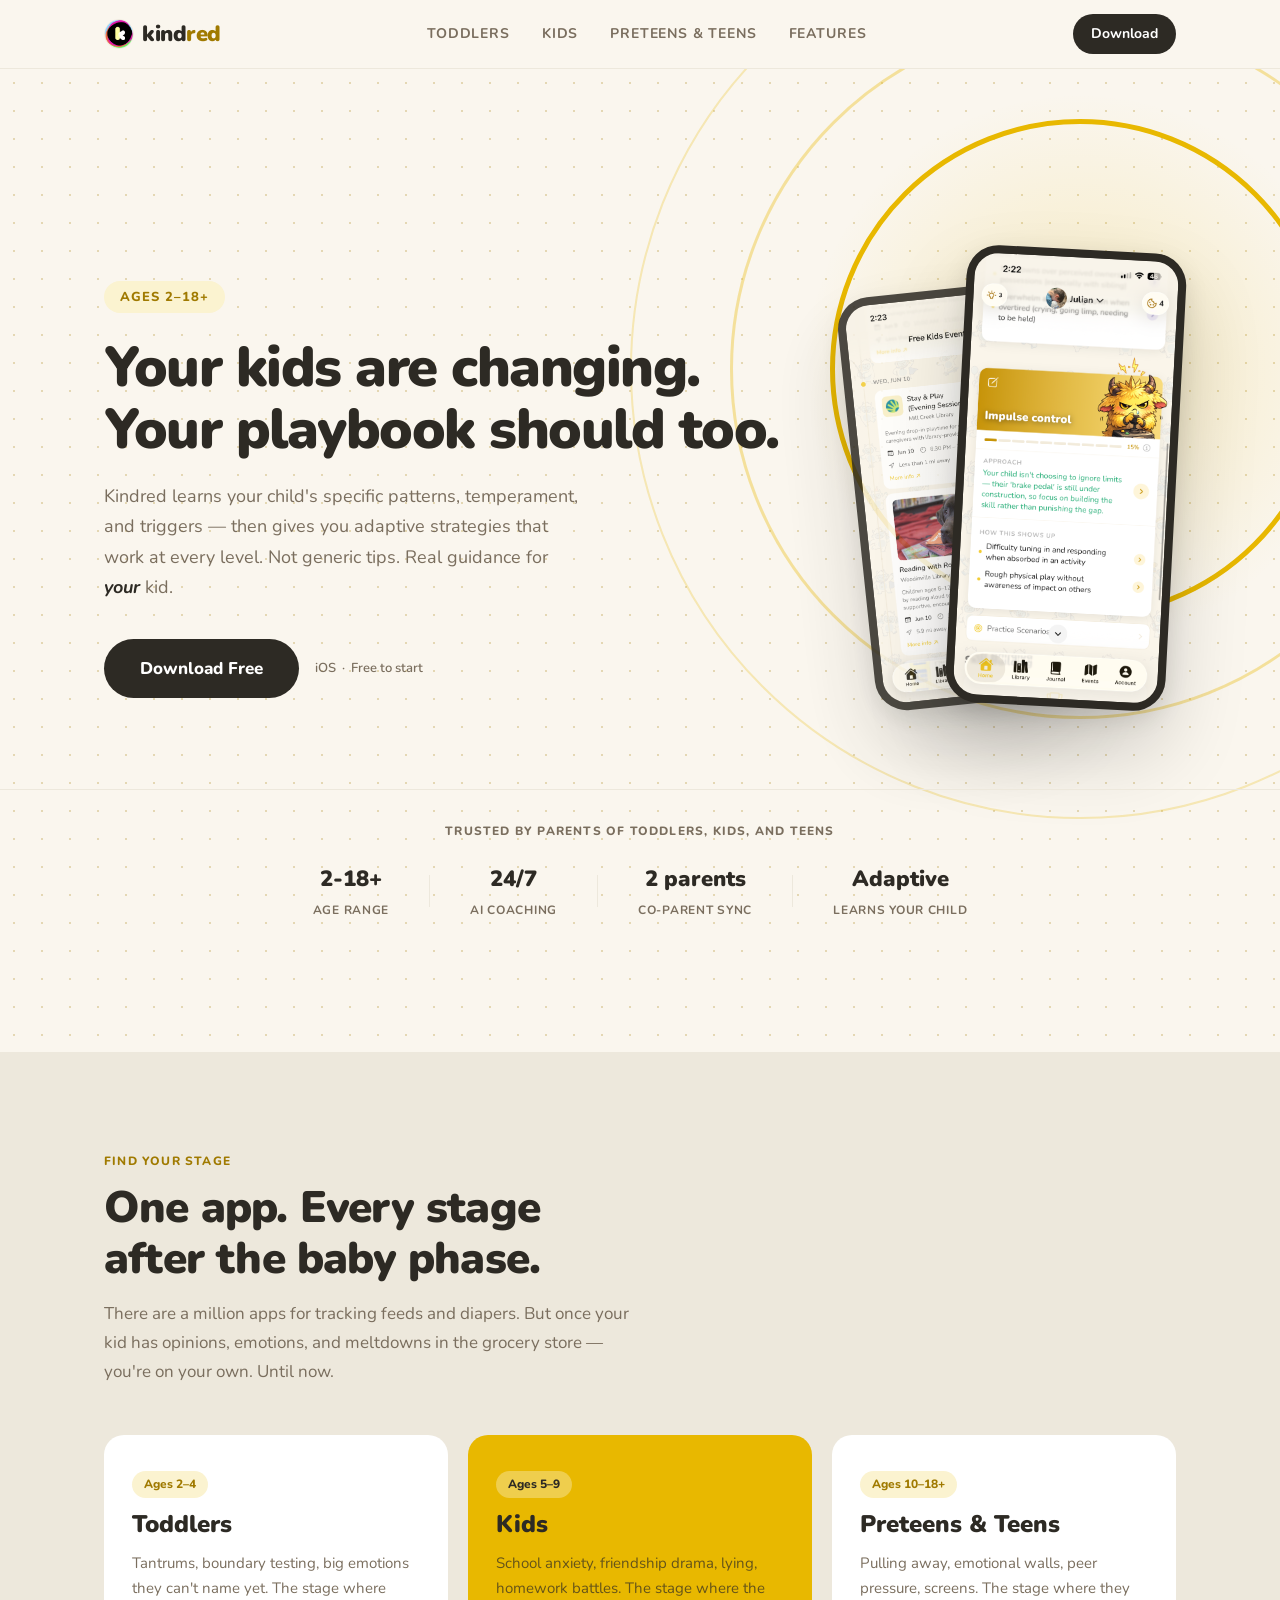
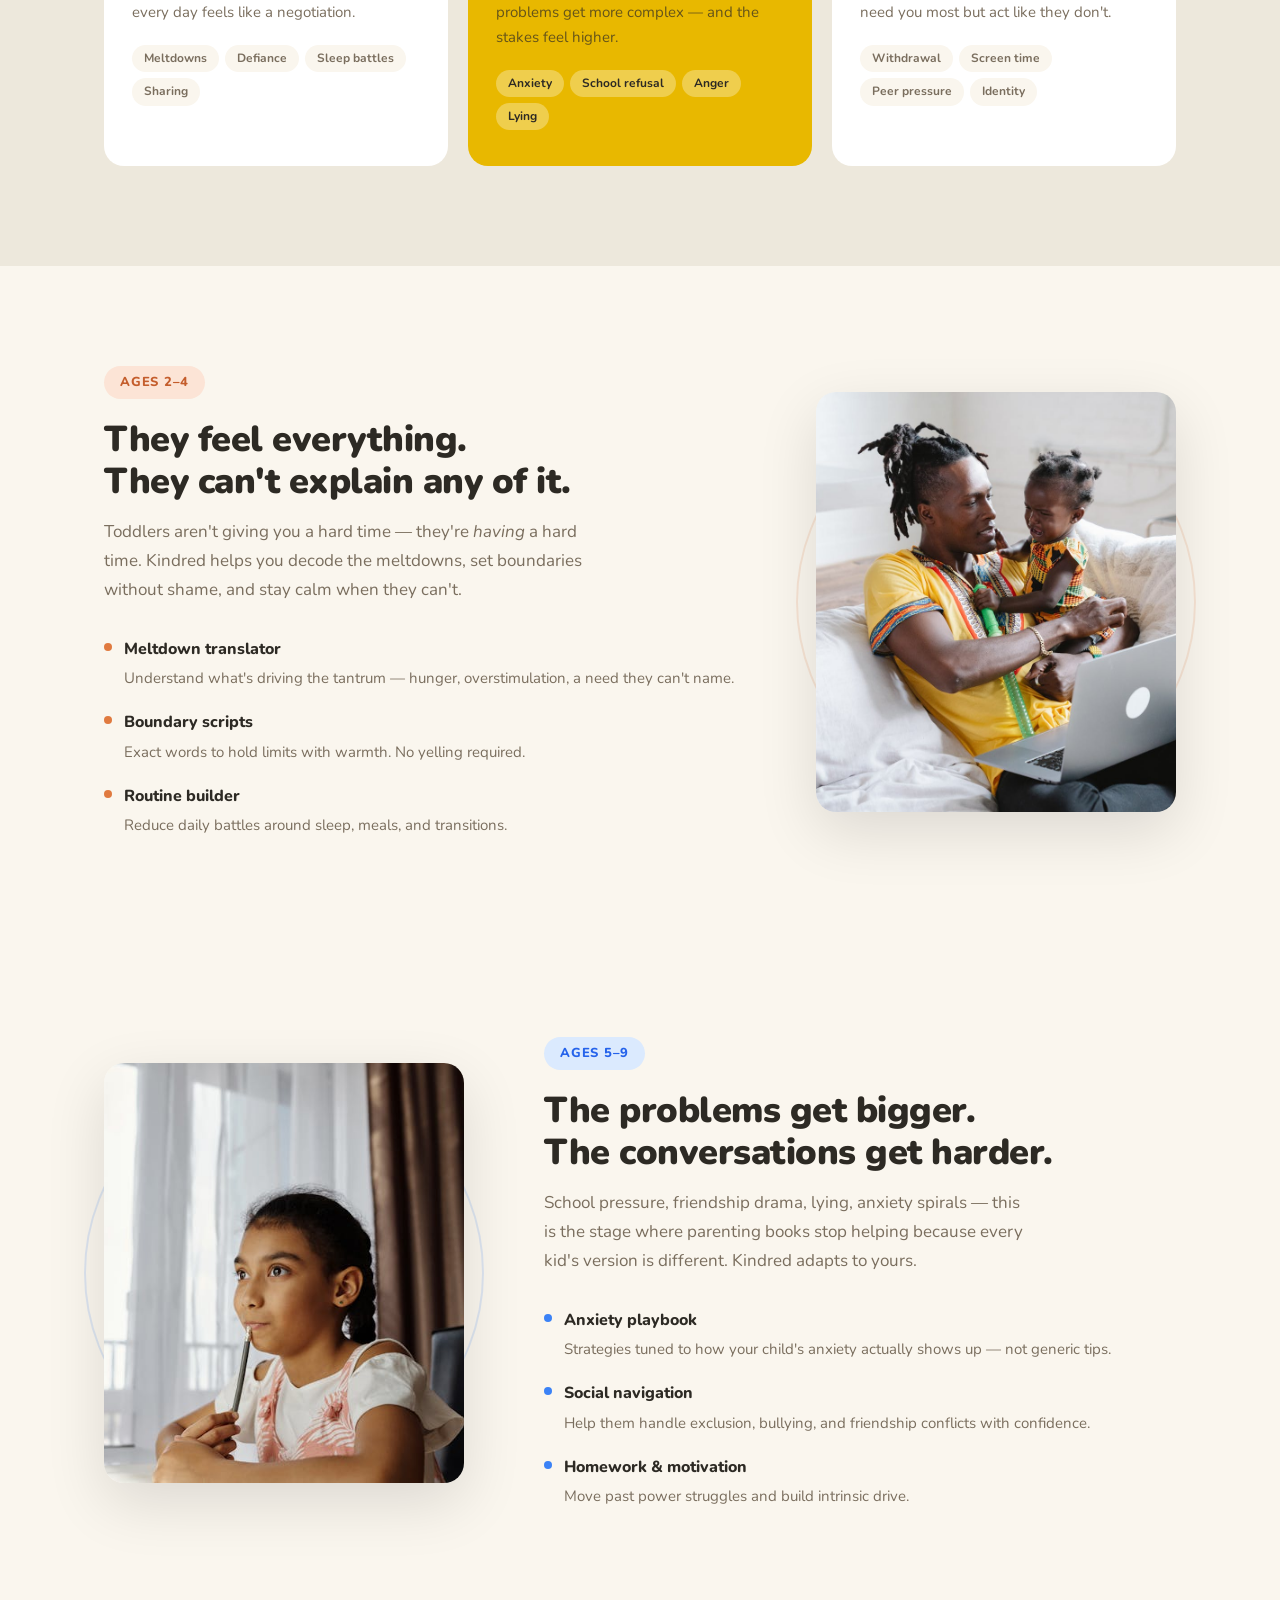
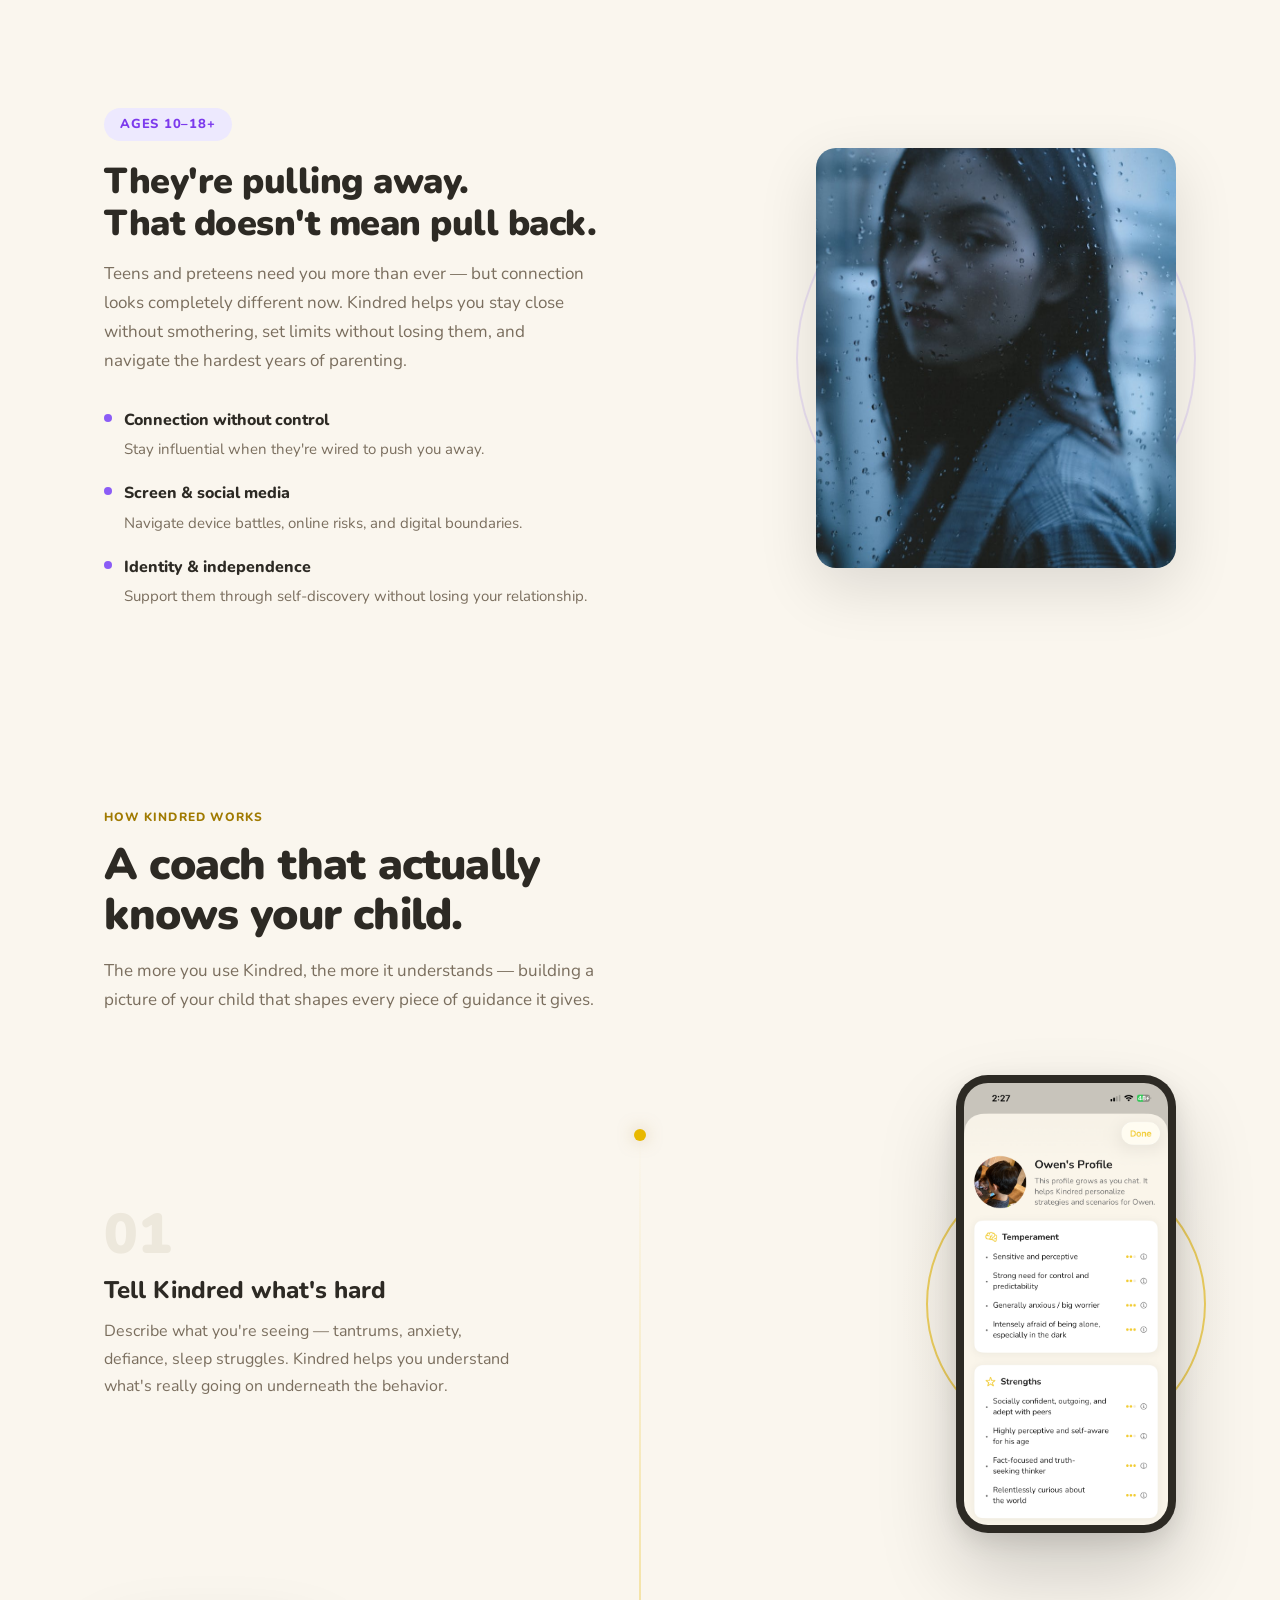
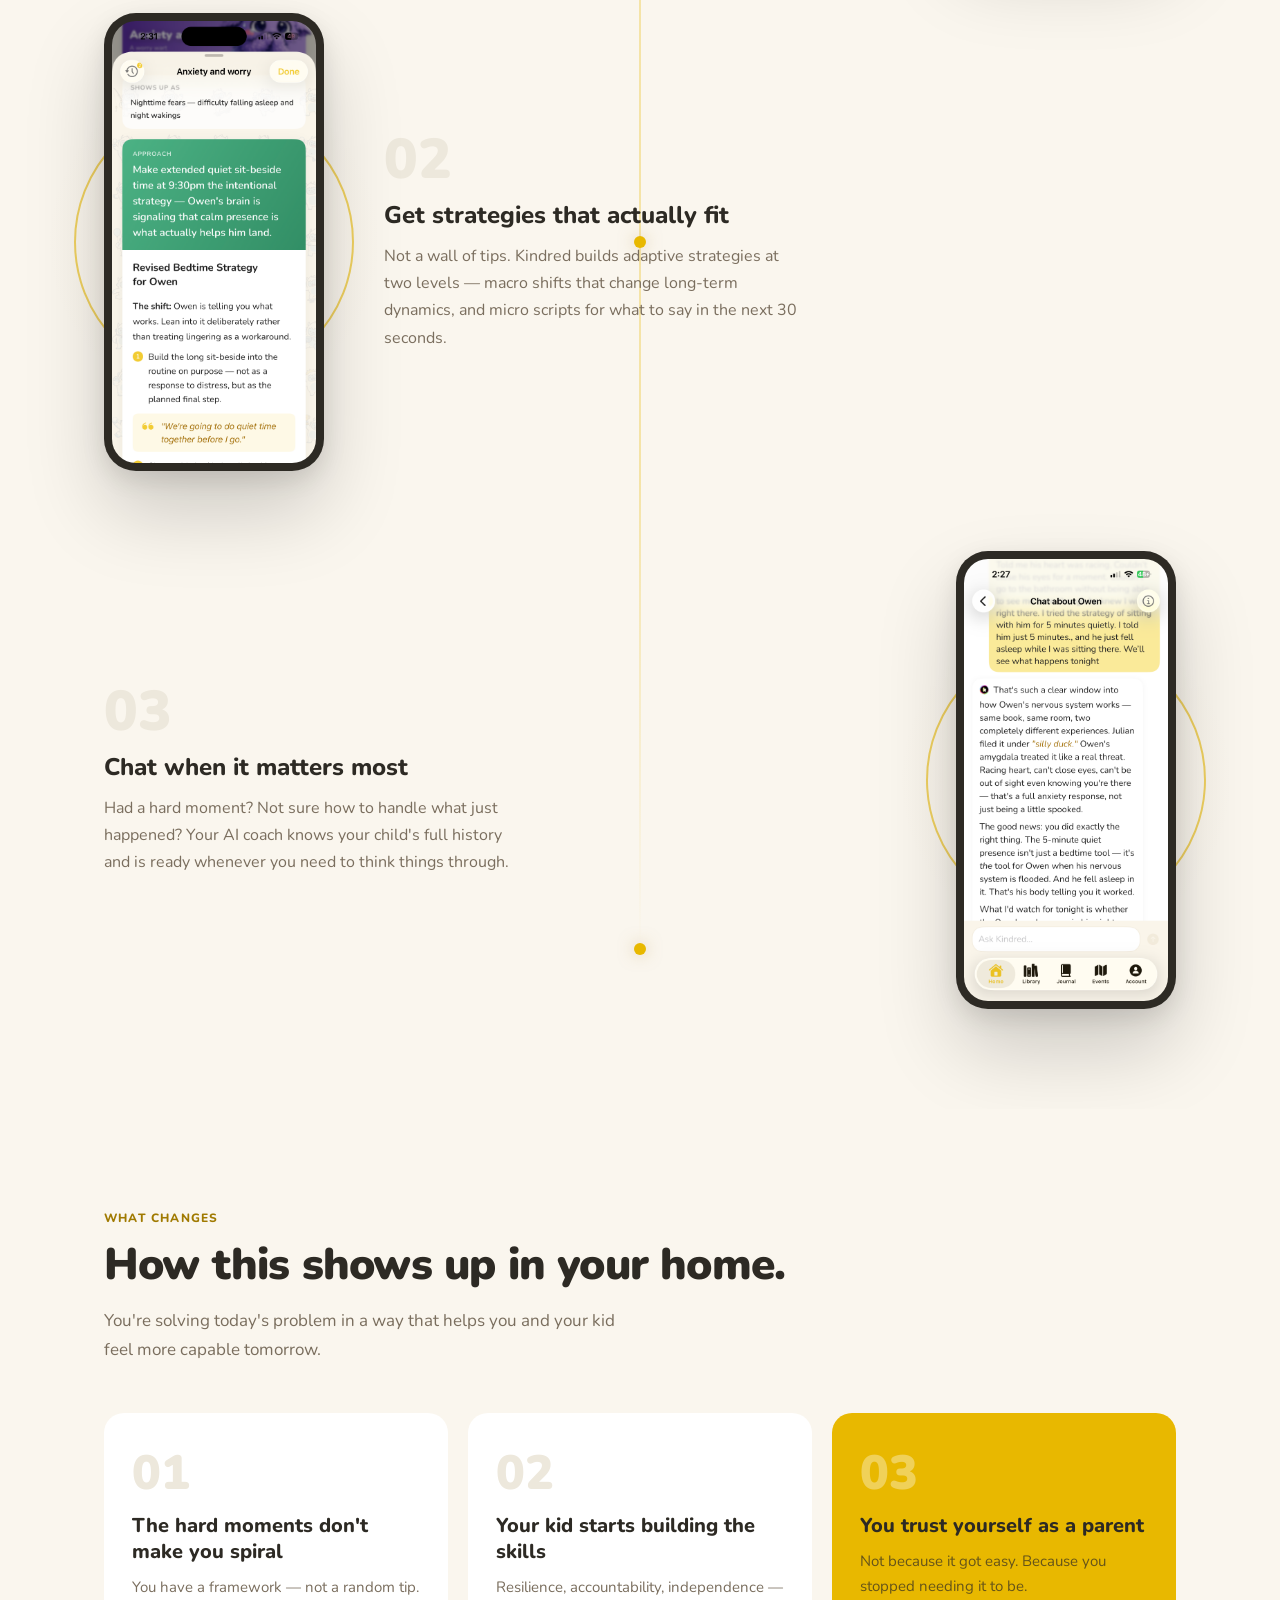
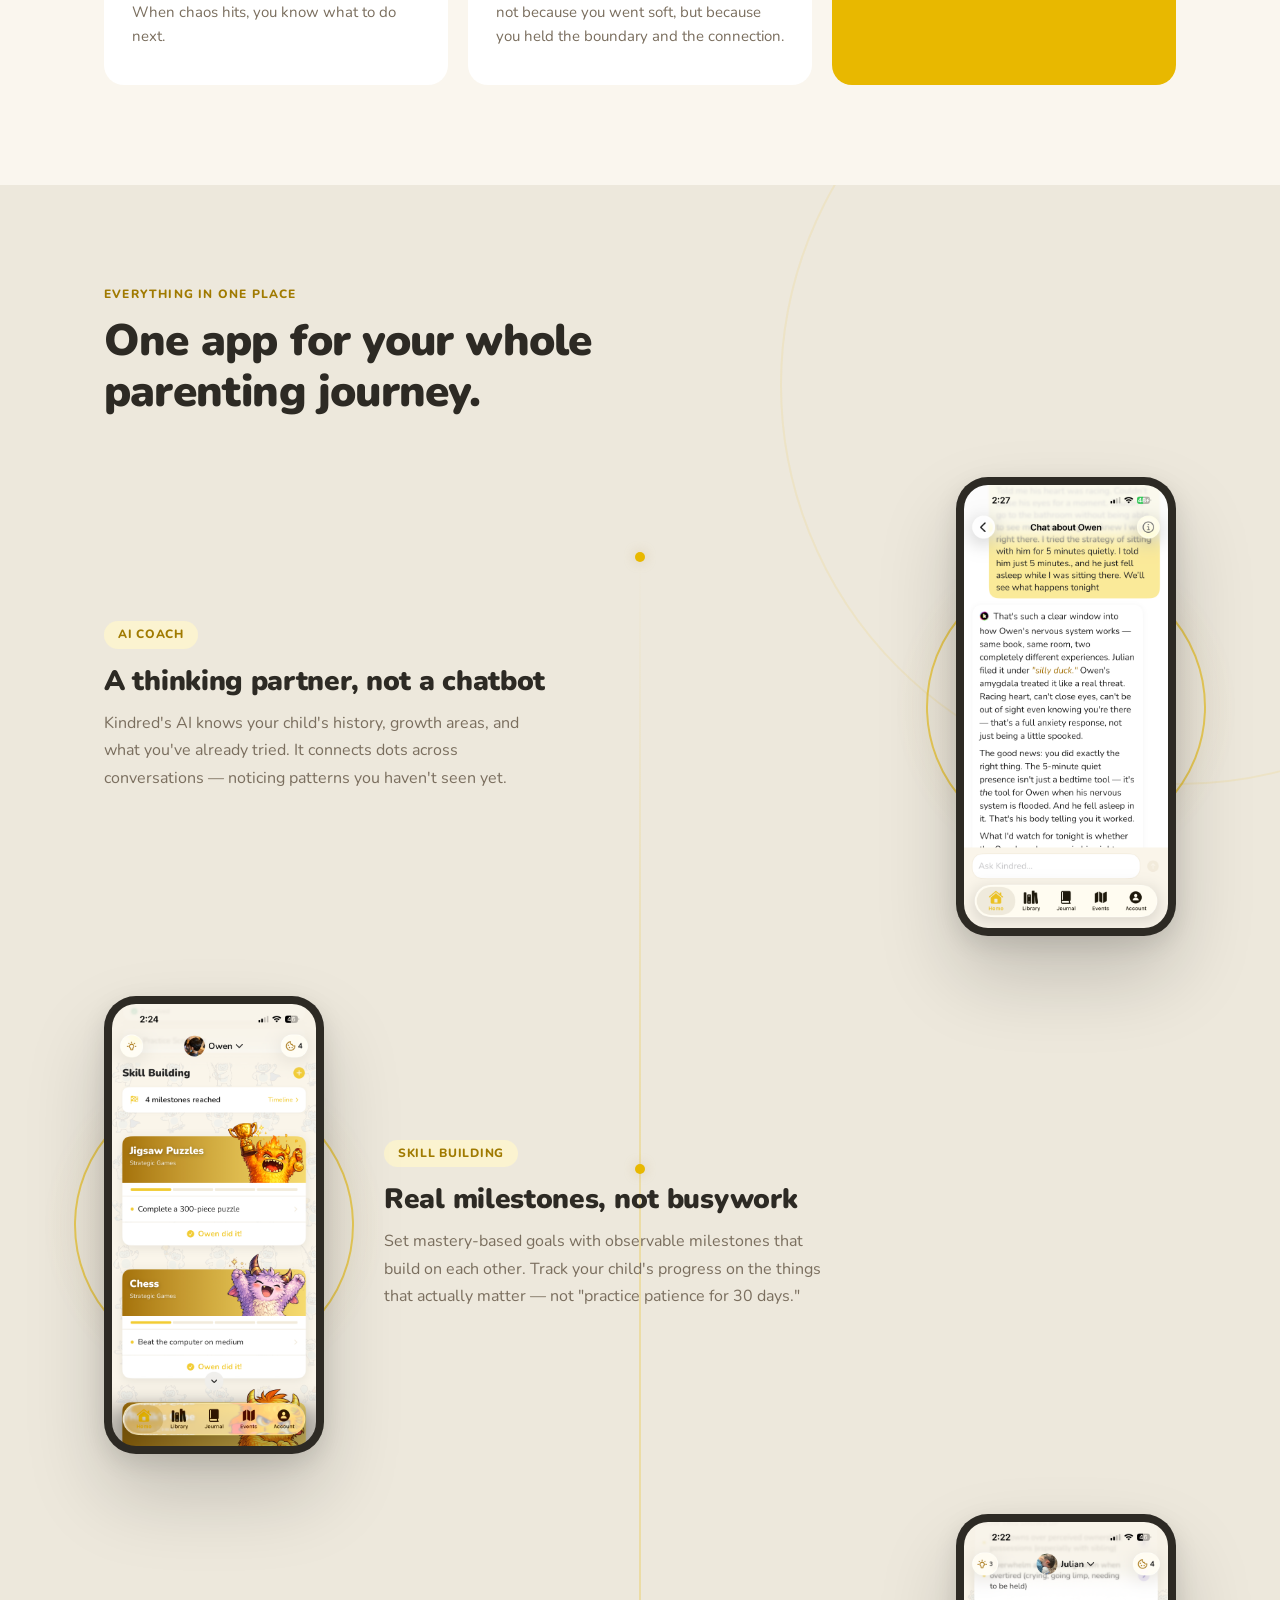
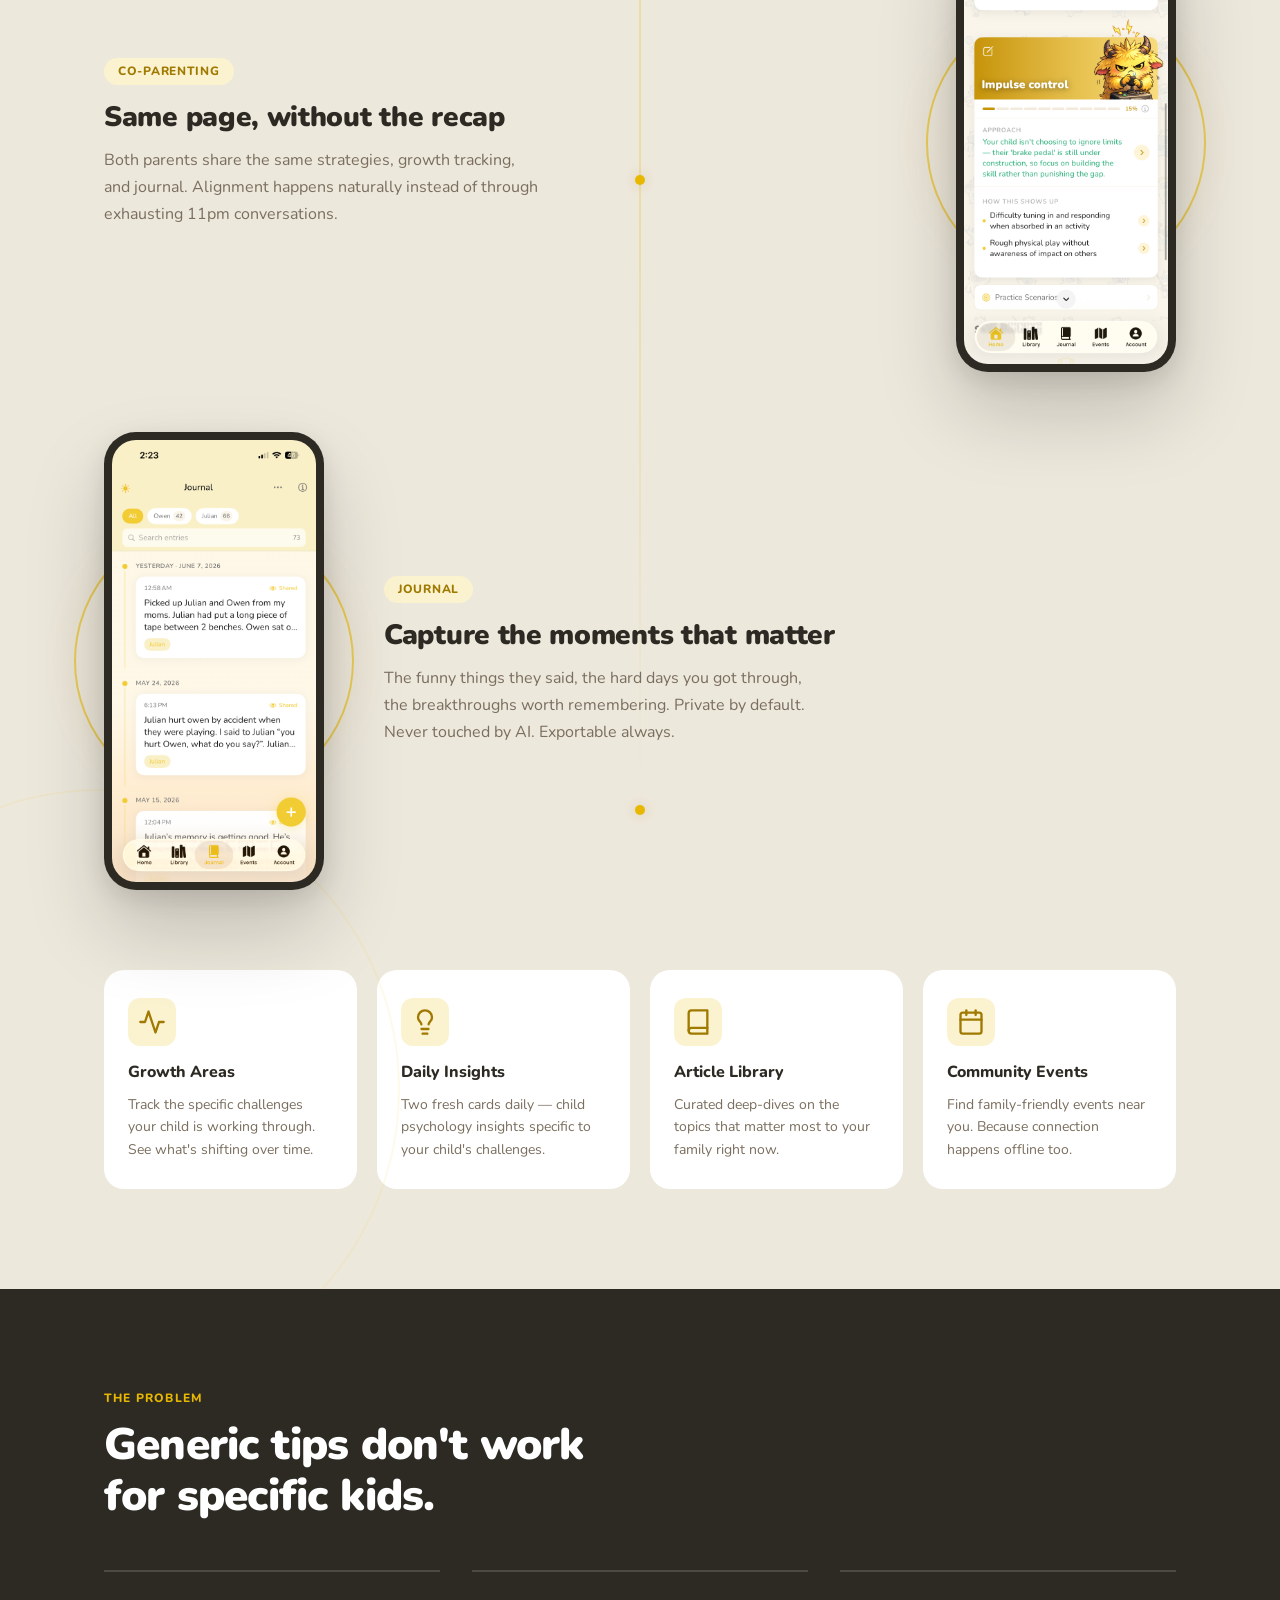
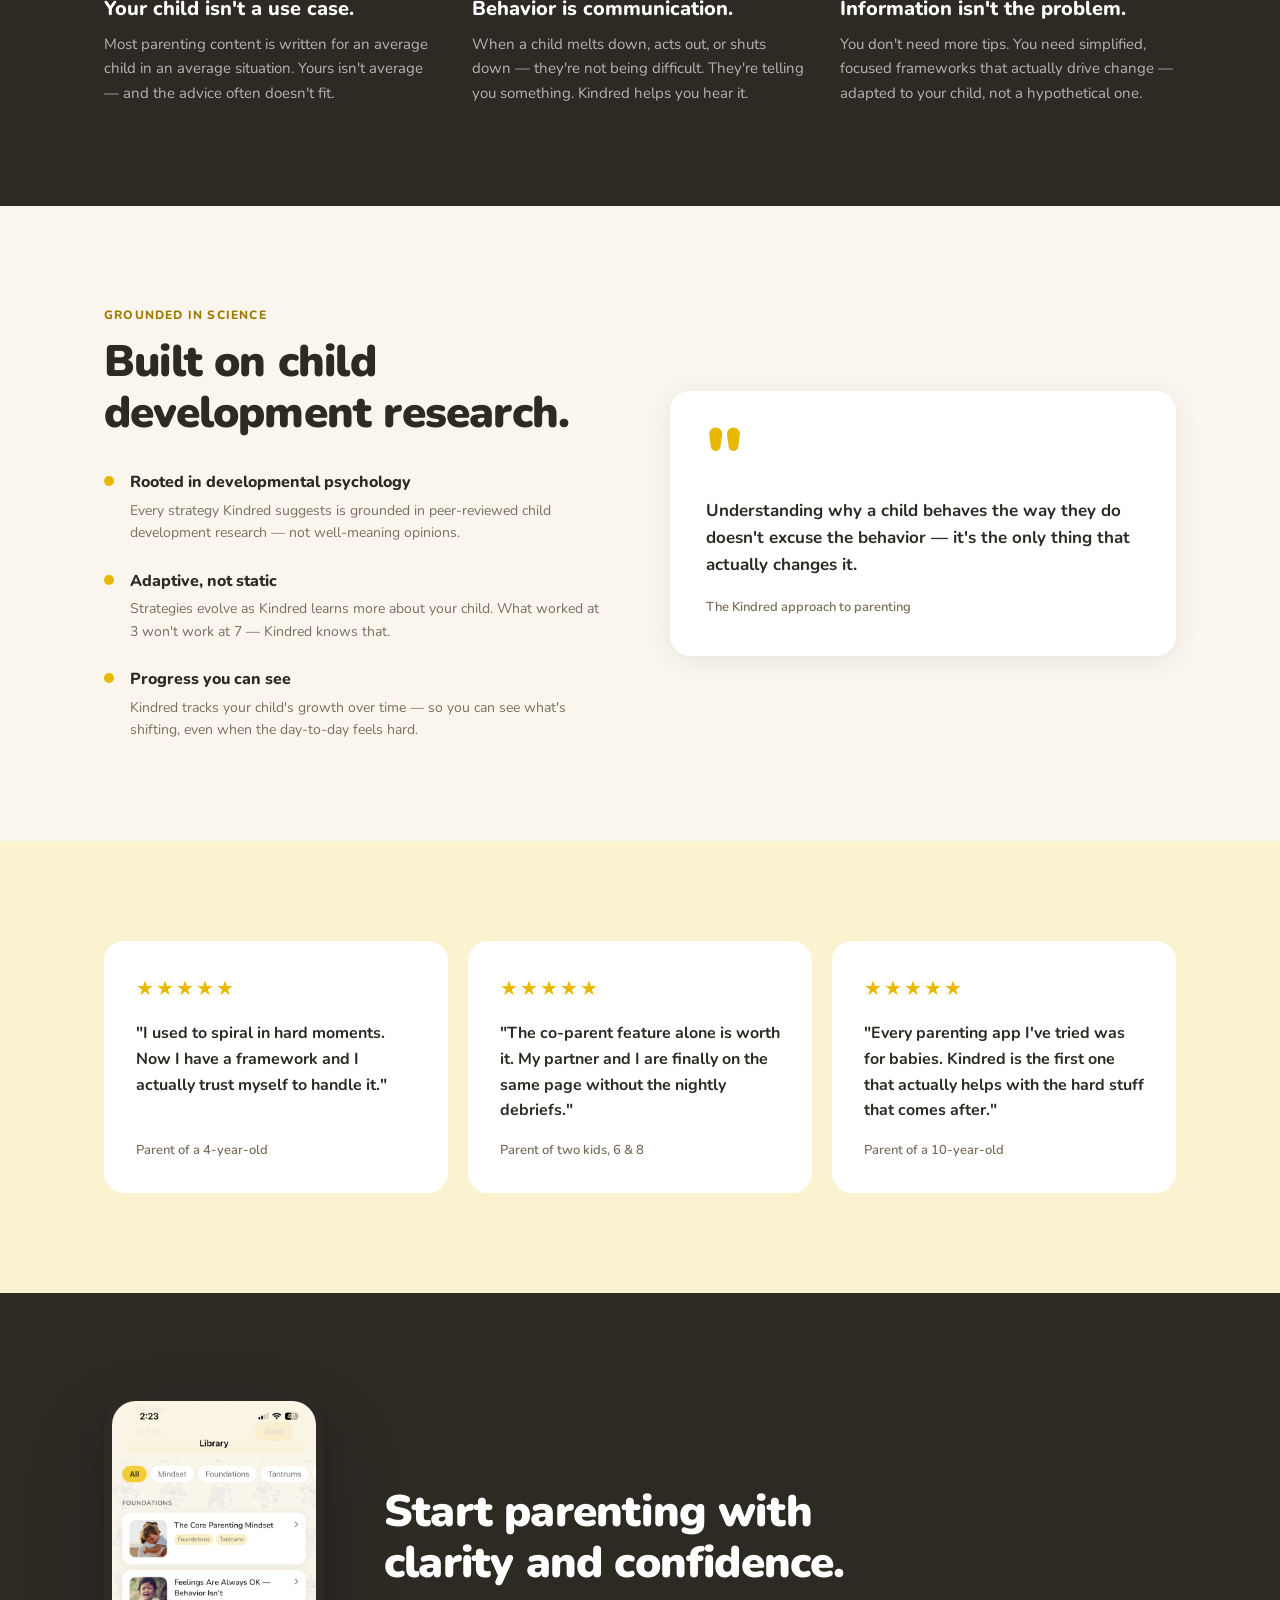
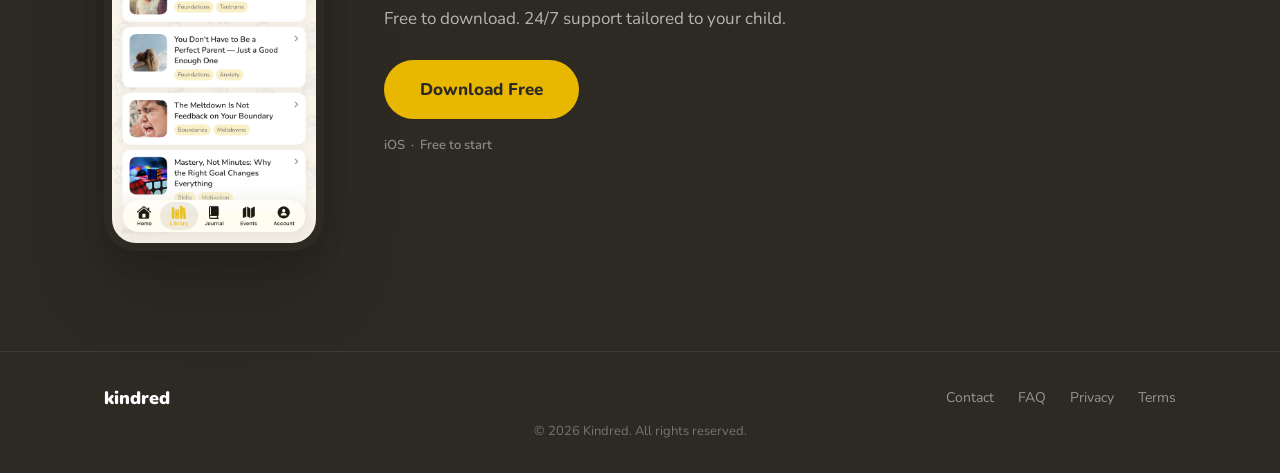
<file: index.html>
<!doctype html>
<html lang="en">
  <head>
    <meta charset="UTF-8" />
    <meta name="viewport" content="width=device-width, initial-scale=1.0" />
    <meta
      name="description"
      content="Kindred is your 24/7 parenting coach — understand your child's unique challenges and always know how to respond with calm and confidence."
    />
    <title>Kindred — Your 24/7 parenting coach.</title>
    <link rel="preconnect" href="https://fonts.googleapis.com" />
    <link rel="preconnect" href="https://fonts.gstatic.com" crossorigin />
    <link
      href="https://fonts.googleapis.com/css2?family=Nunito:wght@400;500;600;700;800;900&display=swap"
      rel="stylesheet"
    />
    <link rel="stylesheet" href="styles.css" />
    <link rel="icon" type="image/png" href="favicon.png" />
  </head>
  <body>
    <!-- Nav -->
    <nav>
      <div class="nav-inner">
        <div class="logo">
          <img src="favicon.png" class="nav-icon" alt="" /><span
            class="logo-text"
            >kind<span>red</span></span
          >
        </div>
        <div class="nav-links">
          <a href="#ages-toddler-detail" class="nav-link">Toddlers</a>
          <a href="#ages-kid-detail" class="nav-link">Kids</a>
          <a href="#ages-preteen-detail" class="nav-link">Preteens & Teens</a>
          <a href="#features" class="nav-link">Features</a>
        </div>
        <a href="#download" class="btn btn-primary btn-sm">Download</a>
      </div>
    </nav>

    <!-- Hero -->
    <section class="hero">
      <div class="hero-bg">
        <div class="hero-arc hero-arc-1"></div>
        <div class="hero-arc hero-arc-2"></div>
        <div class="hero-arc hero-arc-3"></div>
        <div class="hero-arc hero-arc-4"></div>
      </div>
      <div class="container hero-content-wrap">
        <div class="hero-text">
          <div class="hero-eyebrow">Ages 2–18+</div>
          <h1>Your kids are changing.<br/>Your playbook should too.</h1>
          <p class="hero-sub">
            Kindred learns your child's specific patterns, temperament, and triggers —
            then gives you adaptive strategies that work at every level. Not generic tips.
            Real guidance for <em>your</em> kid.
          </p>
          <div class="hero-actions" id="download">
            <a
              href="https://apps.apple.com/app/id6762741594"
              class="btn btn-primary btn-lg"
            >
              Download Free
            </a>
            <span class="hero-platform">iOS &nbsp;&#183;&nbsp; Free to start</span>
          </div>
        </div>
        <div class="hero-phones">
          <div class="hero-phone-stack">
            <div class="phone-frame phone-back">
              <img
                src="screenshots/events.PNG"
                alt="Kindred events"
                class="phone-screenshot"
              />
            </div>
            <div class="phone-frame phone-front">
              <img
                src="screenshots/home-growth-areas.PNG"
                alt="Kindred home screen"
                class="phone-screenshot"
              />
            </div>
          </div>
        </div>
      </div>
      <!-- Media bar -->
      <div class="media-bar">
        <div class="container">
          <p class="media-bar-label">Trusted by parents of toddlers, kids, and teens</p>
          <div class="media-bar-stats">
            <div class="stat-item">
              <span class="stat-number">2-18+</span>
              <span class="stat-label">Age range</span>
            </div>
            <div class="stat-divider"></div>
            <div class="stat-item">
              <span class="stat-number">24/7</span>
              <span class="stat-label">AI coaching</span>
            </div>
            <div class="stat-divider"></div>
            <div class="stat-item">
              <span class="stat-number">2 parents</span>
              <span class="stat-label">Co-parent sync</span>
            </div>
            <div class="stat-divider"></div>
            <div class="stat-item">
              <span class="stat-number">Adaptive</span>
              <span class="stat-label">Learns your child</span>
            </div>
          </div>
        </div>
      </div>
    </section>

    <!-- Find your stage -->
    <section class="stages-section" id="stages">
      <div class="container">
        <div class="section-label">Find your stage</div>
        <h2>One app. Every stage<br/>after the baby phase.</h2>
        <p class="section-sub">
          There are a million apps for tracking feeds and diapers. But once your kid has opinions,
          emotions, and meltdowns in the grocery store — you're on your own. Until now.
        </p>

        <div class="stages-grid">
          <a href="#ages-toddler-detail" class="stage-card" id="ages-toddler">
            <div class="stage-age">Ages 2–4</div>
            <h3>Toddlers</h3>
            <p>Tantrums, boundary testing, big emotions they can't name yet. The stage where every day feels like a negotiation.</p>
            <div class="stage-challenges">
              <span class="challenge-tag">Meltdowns</span>
              <span class="challenge-tag">Defiance</span>
              <span class="challenge-tag">Sleep battles</span>
              <span class="challenge-tag">Sharing</span>
            </div>
          </a>
          <a href="#ages-kid-detail" class="stage-card stage-card-accent" id="ages-kid">
            <div class="stage-age">Ages 5–9</div>
            <h3>Kids</h3>
            <p>School anxiety, friendship drama, lying, homework battles. The stage where the problems get more complex — and the stakes feel higher.</p>
            <div class="stage-challenges">
              <span class="challenge-tag">Anxiety</span>
              <span class="challenge-tag">School refusal</span>
              <span class="challenge-tag">Anger</span>
              <span class="challenge-tag">Lying</span>
            </div>
          </a>
          <a href="#ages-preteen-detail" class="stage-card" id="ages-preteen">
            <div class="stage-age">Ages 10–18+</div>
            <h3>Preteens & Teens</h3>
            <p>Pulling away, emotional walls, peer pressure, screens. The stage where they need you most but act like they don't.</p>
            <div class="stage-challenges">
              <span class="challenge-tag">Withdrawal</span>
              <span class="challenge-tag">Screen time</span>
              <span class="challenge-tag">Peer pressure</span>
              <span class="challenge-tag">Identity</span>
            </div>
          </a>
        </div>
      </div>
    </section>

    <!-- Age: Toddlers -->
    <section class="age-detail age-detail-toddler" id="ages-toddler-detail">
      <div class="container">
        <div class="age-detail-inner">
          <div class="age-detail-text">
            <div class="age-badge">Ages 2–4</div>
            <h2>They feel everything.<br/>They can't explain any of it.</h2>
            <p>
              Toddlers aren't giving you a hard time — they're <em>having</em> a hard time.
              Kindred helps you decode the meltdowns, set boundaries without shame,
              and stay calm when they can't.
            </p>
            <ul class="age-detail-list">
              <li>
                <strong>Meltdown translator</strong>
                <span>Understand what's driving the tantrum — hunger, overstimulation, a need they can't name.</span>
              </li>
              <li>
                <strong>Boundary scripts</strong>
                <span>Exact words to hold limits with warmth. No yelling required.</span>
              </li>
              <li>
                <strong>Routine builder</strong>
                <span>Reduce daily battles around sleep, meals, and transitions.</span>
              </li>
            </ul>
          </div>
          <div class="age-detail-visual">
            <div class="age-detail-ring"></div>
            <img src="photos/toddler.jpg" alt="Father comforting his toddler" class="age-photo" />
          </div>
        </div>
      </div>
    </section>

    <!-- Age: Kids -->
    <section class="age-detail age-detail-kid" id="ages-kid-detail">
      <div class="container">
        <div class="age-detail-inner age-detail-reverse">
          <div class="age-detail-text">
            <div class="age-badge">Ages 5–9</div>
            <h2>The problems get bigger.<br/>The conversations get harder.</h2>
            <p>
              School pressure, friendship drama, lying, anxiety spirals — this is the stage
              where parenting books stop helping because every kid's version is different.
              Kindred adapts to yours.
            </p>
            <ul class="age-detail-list">
              <li>
                <strong>Anxiety playbook</strong>
                <span>Strategies tuned to how your child's anxiety actually shows up — not generic tips.</span>
              </li>
              <li>
                <strong>Social navigation</strong>
                <span>Help them handle exclusion, bullying, and friendship conflicts with confidence.</span>
              </li>
              <li>
                <strong>Homework & motivation</strong>
                <span>Move past power struggles and build intrinsic drive.</span>
              </li>
            </ul>
          </div>
          <div class="age-detail-visual">
            <div class="age-detail-ring"></div>
            <img src="photos/kid.jpg" alt="Child thinking at desk" class="age-photo" />
          </div>
        </div>
      </div>
    </section>

    <!-- Age: Preteens & Teens -->
    <section class="age-detail age-detail-teen" id="ages-preteen-detail">
      <div class="container">
        <div class="age-detail-inner">
          <div class="age-detail-text">
            <div class="age-badge">Ages 10–18+</div>
            <h2>They're pulling away.<br/>That doesn't mean pull back.</h2>
            <p>
              Teens and preteens need you more than ever — but connection looks
              completely different now. Kindred helps you stay close without smothering,
              set limits without losing them, and navigate the hardest years of parenting.
            </p>
            <ul class="age-detail-list">
              <li>
                <strong>Connection without control</strong>
                <span>Stay influential when they're wired to push you away.</span>
              </li>
              <li>
                <strong>Screen & social media</strong>
                <span>Navigate device battles, online risks, and digital boundaries.</span>
              </li>
              <li>
                <strong>Identity & independence</strong>
                <span>Support them through self-discovery without losing your relationship.</span>
              </li>
            </ul>
          </div>
          <div class="age-detail-visual">
            <div class="age-detail-ring"></div>
            <img src="photos/teen.jpg" alt="Thoughtful teen looking through rainy window" class="age-photo" />
          </div>
        </div>
      </div>
    </section>

    <!-- How it works -->
    <section class="how-section">
      <div class="container">
        <div class="section-label">How Kindred works</div>
        <h2>A coach that actually<br />knows your child.</h2>
        <p class="section-sub">
          The more you use Kindred, the more it understands — building a picture
          of your child that shapes every piece of guidance it gives.
        </p>

        <div class="how-steps">
          <div class="how-connector" aria-hidden="true">
            <div class="connector-line"></div>
            <div class="connector-dot" style="top: 0"></div>
            <div class="connector-dot" style="top: 50%"></div>
            <div class="connector-dot" style="top: 100%"></div>
          </div>
          <div class="how-step">
            <div class="how-step-content">
              <div class="how-number">01</div>
              <h3>Tell Kindred what's hard</h3>
              <p>
                Describe what you're seeing — tantrums, anxiety, defiance, sleep struggles.
                Kindred helps you understand what's really going on underneath the behavior.
              </p>
            </div>
            <div class="how-step-phone">
              <div class="phone-frame">
                <img src="screenshots/child-profile.PNG" alt="Child profile" class="phone-screenshot" />
              </div>
            </div>
          </div>

          <div class="how-step how-step-reverse">
            <div class="how-step-content">
              <div class="how-number">02</div>
              <h3>Get strategies that actually fit</h3>
              <p>
                Not a wall of tips. Kindred builds adaptive strategies at two levels —
                macro shifts that change long-term dynamics, and micro scripts for what to say
                in the next 30 seconds.
              </p>
            </div>
            <div class="how-step-phone">
              <div class="phone-frame">
                <img src="screenshots/strategy-detail.PNG" alt="Strategy detail" class="phone-screenshot" />
              </div>
            </div>
          </div>

          <div class="how-step">
            <div class="how-step-content">
              <div class="how-number">03</div>
              <h3>Chat when it matters most</h3>
              <p>
                Had a hard moment? Not sure how to handle what just happened?
                Your AI coach knows your child's full history and is ready
                whenever you need to think things through.
              </p>
            </div>
            <div class="how-step-phone">
              <div class="phone-frame">
                <img src="screenshots/ai-chat.PNG" alt="AI chat" class="phone-screenshot" />
              </div>
            </div>
          </div>
        </div>
      </div>
    </section>

    <!-- What changes -->
    <section class="changes-section">
      <div class="container">
        <div class="section-label">What changes</div>
        <h2>How this shows up in your home.</h2>
        <p class="section-sub">
          You're solving today's problem in a way that helps you and your kid feel more capable tomorrow.
        </p>

        <div class="changes-grid">
          <div class="change-card">
            <div class="change-number">01</div>
            <h3>The hard moments don't make you spiral</h3>
            <p>You have a framework — not a random tip. When chaos hits, you know what to do next.</p>
          </div>
          <div class="change-card">
            <div class="change-number">02</div>
            <h3>Your kid starts building the skills</h3>
            <p>Resilience, accountability, independence — not because you went soft, but because you held the boundary and the connection.</p>
          </div>
          <div class="change-card change-card-accent">
            <div class="change-number">03</div>
            <h3>You trust yourself as a parent</h3>
            <p>Not because it got easy. Because you stopped needing it to be.</p>
          </div>
        </div>
      </div>
    </section>

    <!-- Features -->
    <section class="features-section" id="features">
      <div class="container">
        <div class="section-label">Everything in one place</div>
        <h2>One app for your whole<br/>parenting journey.</h2>

        <div class="feature-rows-wrap">
          <div class="feature-connector" aria-hidden="true">
            <div class="connector-line"></div>
            <div class="connector-dot" style="top: 0"></div>
            <div class="connector-dot" style="top: 33%"></div>
            <div class="connector-dot" style="top: 66%"></div>
            <div class="connector-dot" style="top: 100%"></div>
          </div>

        <div class="feature-row">
          <div class="feature-content">
            <span class="feature-badge">AI Coach</span>
            <h3>A thinking partner, not a chatbot</h3>
            <p>
              Kindred's AI knows your child's history, growth areas, and what you've already tried.
              It connects dots across conversations — noticing patterns you haven't seen yet.
            </p>
          </div>
          <div class="feature-phone">
            <div class="phone-frame">
              <img src="screenshots/ai-chat.PNG" alt="AI chat" class="phone-screenshot" />
            </div>
          </div>
        </div>

        <div class="feature-row feature-row-reverse">
          <div class="feature-content">
            <span class="feature-badge">Skill Building</span>
            <h3>Real milestones, not busywork</h3>
            <p>
              Set mastery-based goals with observable milestones that build on each other.
              Track your child's progress on the things that actually matter — not "practice patience for 30 days."
            </p>
          </div>
          <div class="feature-phone">
            <div class="phone-frame">
              <img src="screenshots/skillbuilding.PNG" alt="Skill building" class="phone-screenshot" />
            </div>
          </div>
        </div>

        <div class="feature-row">
          <div class="feature-content">
            <span class="feature-badge">Co-Parenting</span>
            <h3>Same page, without the recap</h3>
            <p>
              Both parents share the same strategies, growth tracking, and journal.
              Alignment happens naturally instead of through exhausting 11pm conversations.
            </p>
          </div>
          <div class="feature-phone">
            <div class="phone-frame">
              <img src="screenshots/home-growth-areas.PNG" alt="Growth areas" class="phone-screenshot" />
            </div>
          </div>
        </div>

        <div class="feature-row feature-row-reverse">
          <div class="feature-content">
            <span class="feature-badge">Journal</span>
            <h3>Capture the moments that matter</h3>
            <p>
              The funny things they said, the hard days you got through, the breakthroughs worth remembering.
              Private by default. Never touched by AI. Exportable always.
            </p>
          </div>
          <div class="feature-phone">
            <div class="phone-frame">
              <img src="screenshots/journal.PNG" alt="Journal" class="phone-screenshot" />
            </div>
          </div>
        </div>
        </div>

        <div class="features-mini-grid">
          <div class="feature-mini">
            <div class="feature-mini-icon">
              <svg xmlns="http://www.w3.org/2000/svg" width="28" height="28" viewBox="0 0 24 24" fill="none" stroke="currentColor" stroke-width="2" stroke-linecap="round" stroke-linejoin="round"><polyline points="22 12 18 12 15 21 9 3 6 12 2 12"/></svg>
            </div>
            <h4>Growth Areas</h4>
            <p>Track the specific challenges your child is working through. See what's shifting over time.</p>
          </div>
          <div class="feature-mini">
            <div class="feature-mini-icon">
              <svg xmlns="http://www.w3.org/2000/svg" width="28" height="28" viewBox="0 0 24 24" fill="none" stroke="currentColor" stroke-width="2" stroke-linecap="round" stroke-linejoin="round"><path d="M9 18h6"/><path d="M10 22h4"/><path d="M15.09 14c.18-.98.65-1.74 1.41-2.5A4.65 4.65 0 0 0 18 8 6 6 0 0 0 6 8c0 1 .23 2.23 1.5 3.5C8.26 12.26 8.72 13.02 8.91 14"/></svg>
            </div>
            <h4>Daily Insights</h4>
            <p>Two fresh cards daily — child psychology insights specific to your child's challenges.</p>
          </div>
          <div class="feature-mini">
            <div class="feature-mini-icon">
              <svg xmlns="http://www.w3.org/2000/svg" width="28" height="28" viewBox="0 0 24 24" fill="none" stroke="currentColor" stroke-width="2" stroke-linecap="round" stroke-linejoin="round"><path d="M4 19.5A2.5 2.5 0 0 1 6.5 17H20"/><path d="M6.5 2H20v20H6.5A2.5 2.5 0 0 1 4 19.5v-15A2.5 2.5 0 0 1 6.5 2z"/></svg>
            </div>
            <h4>Article Library</h4>
            <p>Curated deep-dives on the topics that matter most to your family right now.</p>
          </div>
          <div class="feature-mini">
            <div class="feature-mini-icon">
              <svg xmlns="http://www.w3.org/2000/svg" width="28" height="28" viewBox="0 0 24 24" fill="none" stroke="currentColor" stroke-width="2" stroke-linecap="round" stroke-linejoin="round"><rect x="3" y="4" width="18" height="18" rx="2" ry="2"/><line x1="16" y1="2" x2="16" y2="6"/><line x1="8" y1="2" x2="8" y2="6"/><line x1="3" y1="10" x2="21" y2="10"/></svg>
            </div>
            <h4>Community Events</h4>
            <p>Find family-friendly events near you. Because connection happens offline too.</p>
          </div>
        </div>
      </div>
    </section>

    <!-- Truth -->
    <section class="truth">
      <div class="container">
        <div class="section-label">The problem</div>
        <h2>Generic tips don't work<br />for specific kids.</h2>

        <div class="truth-grid">
          <div class="truth-item">
            <h3>Your child isn't a use case.</h3>
            <p>
              Most parenting content is written for an average child in an
              average situation. Yours isn't average — and the advice often
              doesn't fit.
            </p>
          </div>
          <div class="truth-item">
            <h3>Behavior is communication.</h3>
            <p>
              When a child melts down, acts out, or shuts down — they're not
              being difficult. They're telling you something. Kindred helps you
              hear it.
            </p>
          </div>
          <div class="truth-item">
            <h3>Information isn't the problem.</h3>
            <p>
              You don't need more tips. You need simplified, focused
              frameworks that actually drive change — adapted to your child,
              not a hypothetical one.
            </p>
          </div>
        </div>
      </div>
    </section>

    <!-- Science -->
    <section class="science-section">
      <div class="container">
        <div class="science-inner">
          <div>
            <div class="section-label">Grounded in science</div>
            <h2>Built on child development research.</h2>
            <div class="science-points">
              <div class="science-point">
                <div class="science-dot"></div>
                <div>
                  <h4>Rooted in developmental psychology</h4>
                  <p>
                    Every strategy Kindred suggests is grounded in peer-reviewed
                    child development research — not well-meaning opinions.
                  </p>
                </div>
              </div>
              <div class="science-point">
                <div class="science-dot"></div>
                <div>
                  <h4>Adaptive, not static</h4>
                  <p>
                    Strategies evolve as Kindred learns more about your child.
                    What worked at 3 won't work at 7 — Kindred knows that.
                  </p>
                </div>
              </div>
              <div class="science-point">
                <div class="science-dot"></div>
                <div>
                  <h4>Progress you can see</h4>
                  <p>
                    Kindred tracks your child's growth over time — so you can
                    see what's shifting, even when the day-to-day feels hard.
                  </p>
                </div>
              </div>
            </div>
          </div>

          <div class="science-card">
            <span class="quote-mark">"</span>
            <blockquote>
              Understanding why a child behaves the way they do doesn't excuse
              the behavior — it's the only thing that actually changes it.
            </blockquote>
            <cite>The Kindred approach to parenting</cite>
          </div>
        </div>
      </div>
    </section>

    <!-- Testimonial -->
    <section class="testimonial-section">
      <div class="container">
        <div class="testimonial-grid">
          <div class="testimonial-card">
            <div class="testimonial-stars">&#9733;&#9733;&#9733;&#9733;&#9733;</div>
            <p>"I used to spiral in hard moments. Now I have a framework and I actually trust myself to handle it."</p>
            <cite>Parent of a 4-year-old</cite>
          </div>
          <div class="testimonial-card">
            <div class="testimonial-stars">&#9733;&#9733;&#9733;&#9733;&#9733;</div>
            <p>"The co-parent feature alone is worth it. My partner and I are finally on the same page without the nightly debriefs."</p>
            <cite>Parent of two kids, 6 &amp; 8</cite>
          </div>
          <div class="testimonial-card">
            <div class="testimonial-stars">&#9733;&#9733;&#9733;&#9733;&#9733;</div>
            <p>"Every parenting app I've tried was for babies. Kindred is the first one that actually helps with the hard stuff that comes after."</p>
            <cite>Parent of a 10-year-old</cite>
          </div>
        </div>
      </div>
    </section>

    <!-- CTA -->
    <section class="cta-section">
      <div class="container">
        <div class="cta-inner">
          <div class="cta-phones">
            <div class="phone-frame">
              <img src="screenshots/library.PNG" alt="Kindred app" class="phone-screenshot" />
            </div>
          </div>
          <div class="cta-content">
            <h2>Start parenting with<br/>clarity and confidence.</h2>
            <p>Free to download. 24/7 support tailored to your child.</p>
            <a href="https://apps.apple.com/app/id6762741594" class="btn btn-gold btn-lg">
              Download Free
            </a>
            <span class="cta-note">iOS &nbsp;&#183;&nbsp; Free to start</span>
          </div>
        </div>
      </div>
    </section>

    <!-- Footer -->
    <footer>
      <div class="footer-inner">
        <div class="footer-logo">kindred</div>
        <ul class="footer-links">
          <li><a href="/contact">Contact</a></li>
          <li><a href="/faq">FAQ</a></li>
          <li><a href="/privacy">Privacy</a></li>
          <li><a href="/terms">Terms</a></li>
        </ul>
      </div>
      <div class="footer-inner">
        <p class="footer-copy">&copy; 2026 Kindred. All rights reserved.</p>
      </div>
    </footer>
  </body>
</html>
</file>
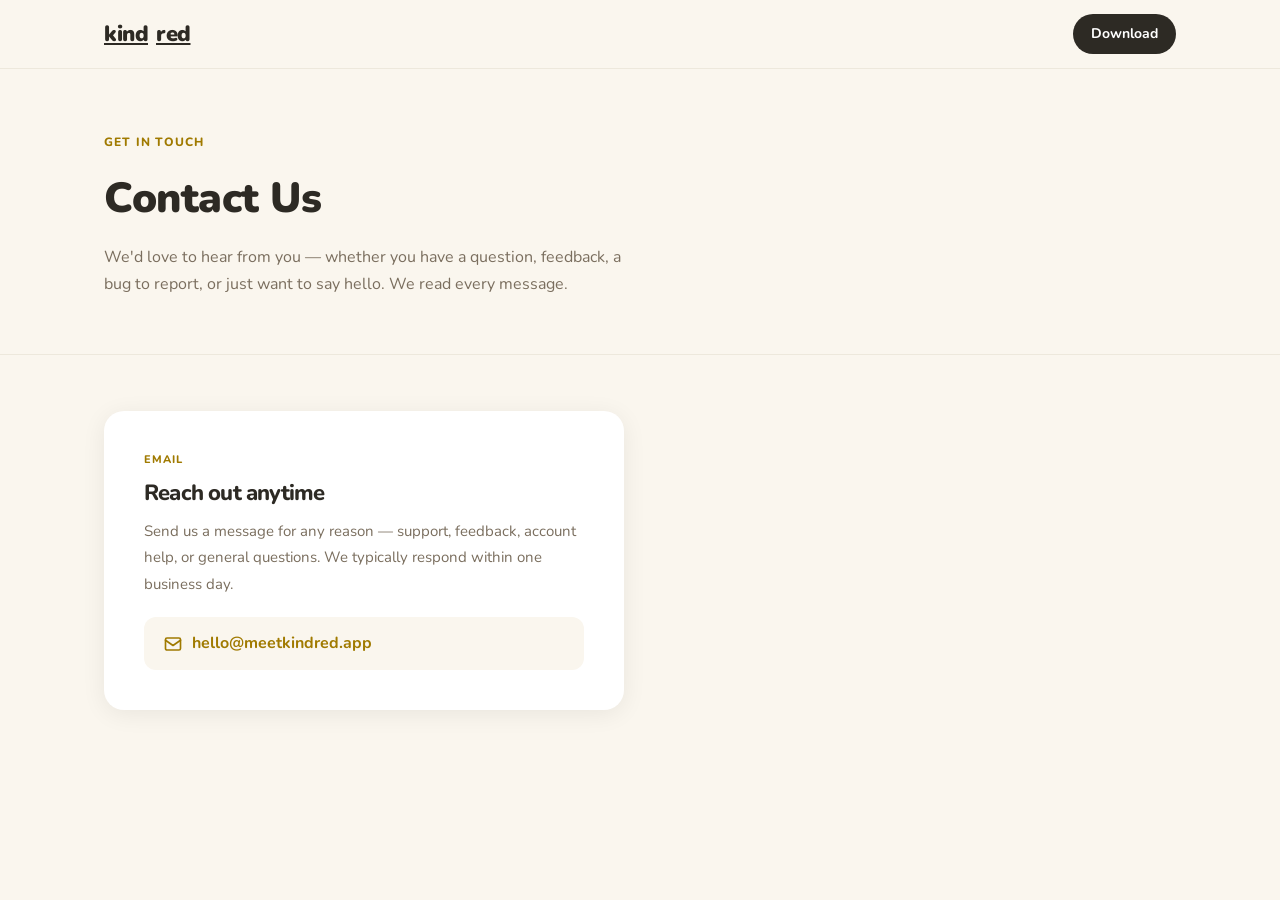
<file: contact.html>
<!DOCTYPE html>
<html lang="en">
<head>
  <meta charset="UTF-8">
  <meta name="viewport" content="width=device-width, initial-scale=1.0">
  <title>Contact — Kindred</title>
  <link rel="preconnect" href="https://fonts.googleapis.com">
  <link rel="preconnect" href="https://fonts.gstatic.com" crossorigin>
  <link href="https://fonts.googleapis.com/css2?family=Nunito:wght@400;500;600;700;800;900&display=swap" rel="stylesheet">
  <link rel="stylesheet" href="styles.css">
  <link rel="icon" type="image/png" href="fav-monster.png">
  <style>
    .contact-hero {
      padding: 64px 0 56px;
      border-bottom: 1px solid var(--cream-dark);
    }
    .contact-hero h1 {
      font-size: clamp(28px, 4vw, 42px);
      font-weight: 900;
      letter-spacing: -0.5px;
      margin-bottom: 8px;
    }
    .contact-hero p {
      font-size: 16px;
      color: var(--text-secondary);
      margin-top: 12px;
      line-height: 1.7;
      max-width: 520px;
    }
    .contact-body {
      padding: 56px 0 96px;
    }
    .contact-card {
      background: #fff;
      border-radius: 20px;
      padding: 40px;
      max-width: 520px;
      box-shadow: 0 4px 24px rgba(0,0,0,0.07);
      display: flex;
      flex-direction: column;
      gap: 12px;
    }
    .contact-card-label {
      font-size: 11px;
      font-weight: 800;
      text-transform: uppercase;
      letter-spacing: 0.1em;
      color: var(--gold-dark);
    }
    .contact-card h2 {
      font-size: 22px;
      font-weight: 800;
      color: var(--text);
      margin: 0;
    }
    .contact-card p {
      font-size: 15px;
      color: var(--text-secondary);
      line-height: 1.75;
      margin: 0;
    }
    .contact-email {
      display: inline-flex;
      align-items: center;
      gap: 10px;
      margin-top: 8px;
      background: var(--cream);
      border-radius: 12px;
      padding: 14px 20px;
      font-size: 16px;
      font-weight: 700;
      color: var(--gold-dark);
      text-decoration: none;
      transition: background 0.15s;
    }
    .contact-email:hover {
      background: var(--cream-dark);
    }
    .contact-email svg {
      flex-shrink: 0;
    }
  </style>
</head>
<body>

  <nav>
    <div class="nav-inner">
      <a href="/" class="logo">kind<span>red</span></a>
      <a href="https://apps.apple.com/app/id6762741594" class="btn btn-primary btn-sm">Download</a>
    </div>
  </nav>

  <div class="contact-hero">
    <div class="container">
      <div class="section-label">Get in touch</div>
      <h1>Contact Us</h1>
      <p>We'd love to hear from you — whether you have a question, feedback, a bug to report, or just want to say hello. We read every message.</p>
    </div>
  </div>

  <div class="contact-body">
    <div class="container">
      <div class="contact-card">
        <div class="contact-card-label">Email</div>
        <h2>Reach out anytime</h2>
        <p>Send us a message for any reason — support, feedback, account help, or general questions. We typically respond within one business day.</p>
        <a href="mailto:hello@meetkindred.app" class="contact-email">
          <svg width="18" height="18" viewBox="0 0 24 24" fill="none" stroke="currentColor" stroke-width="2.2" stroke-linecap="round" stroke-linejoin="round">
            <rect x="2" y="4" width="20" height="16" rx="2"/>
            <path d="M2 7l10 7 10-7"/>
          </svg>
          hello@meetkindred.app
        </a>
      </div>
    </div>
  </div>

</body>
</html>
</file>
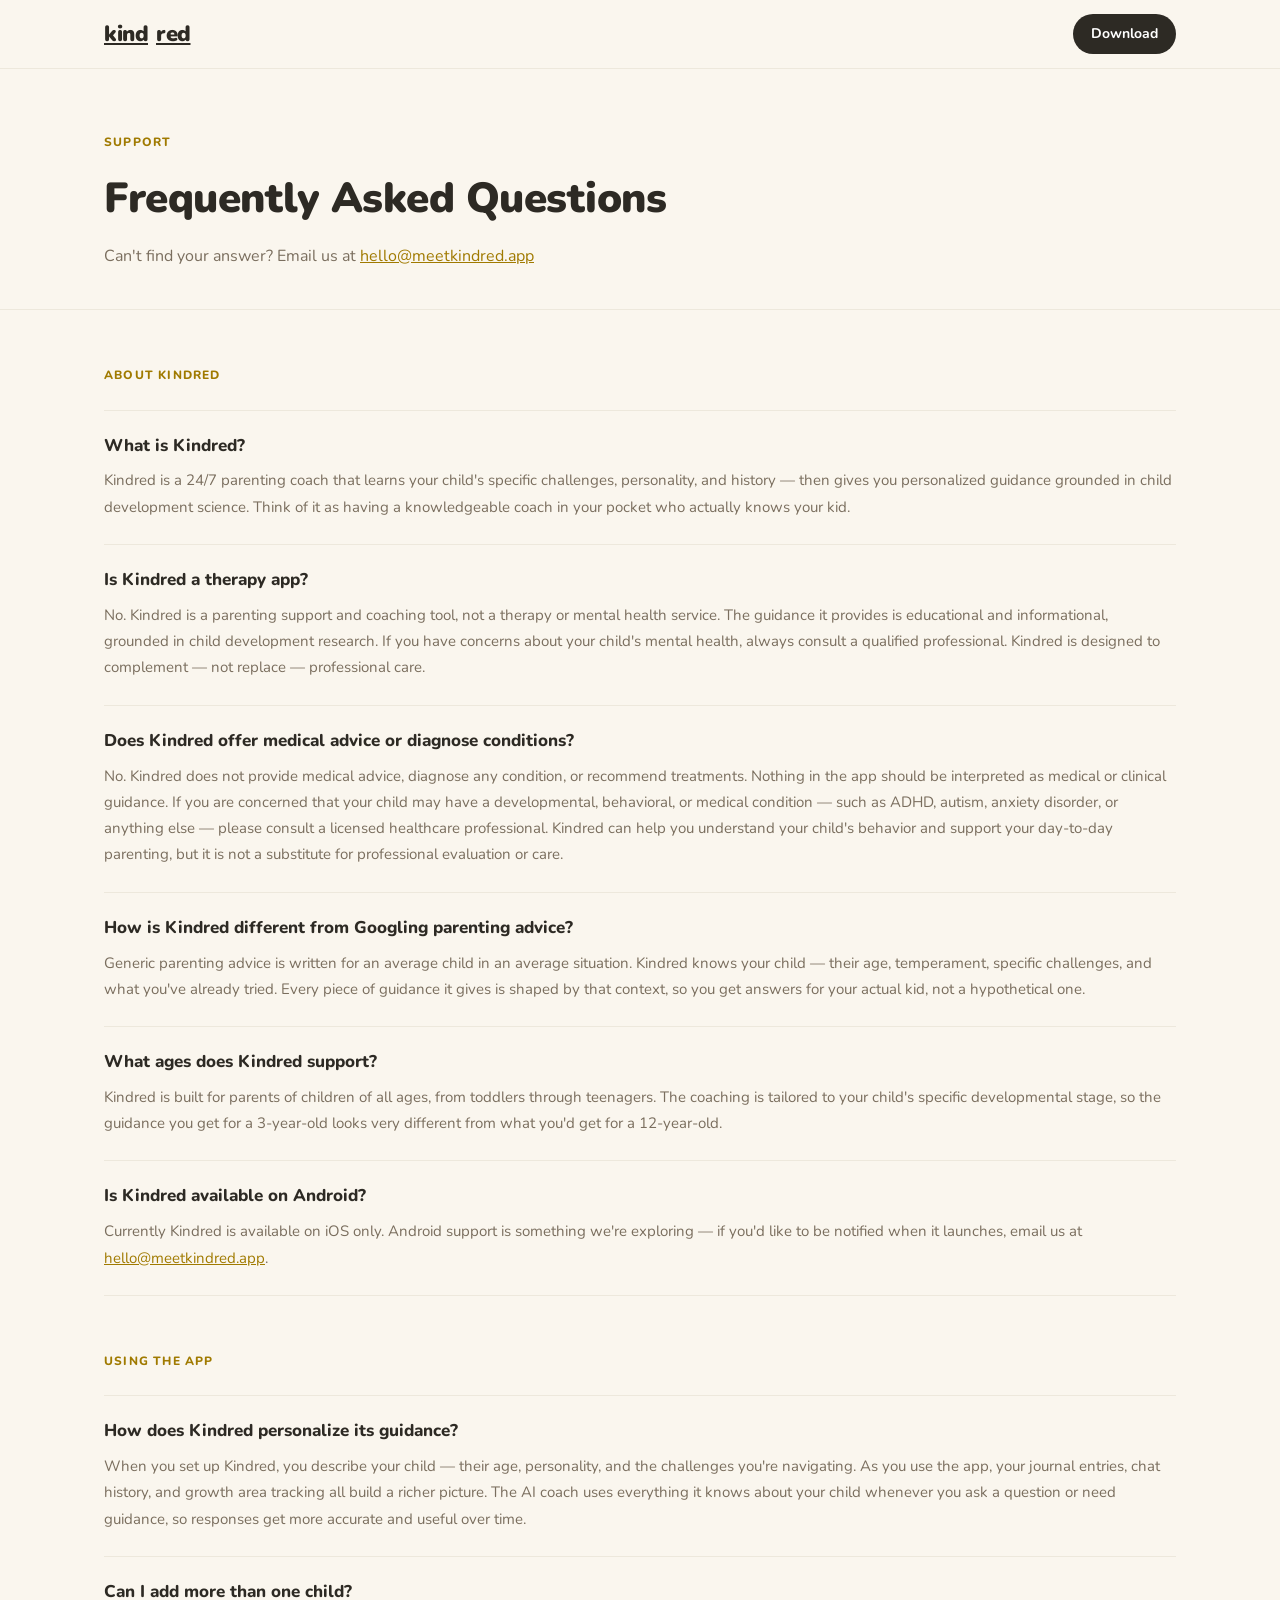
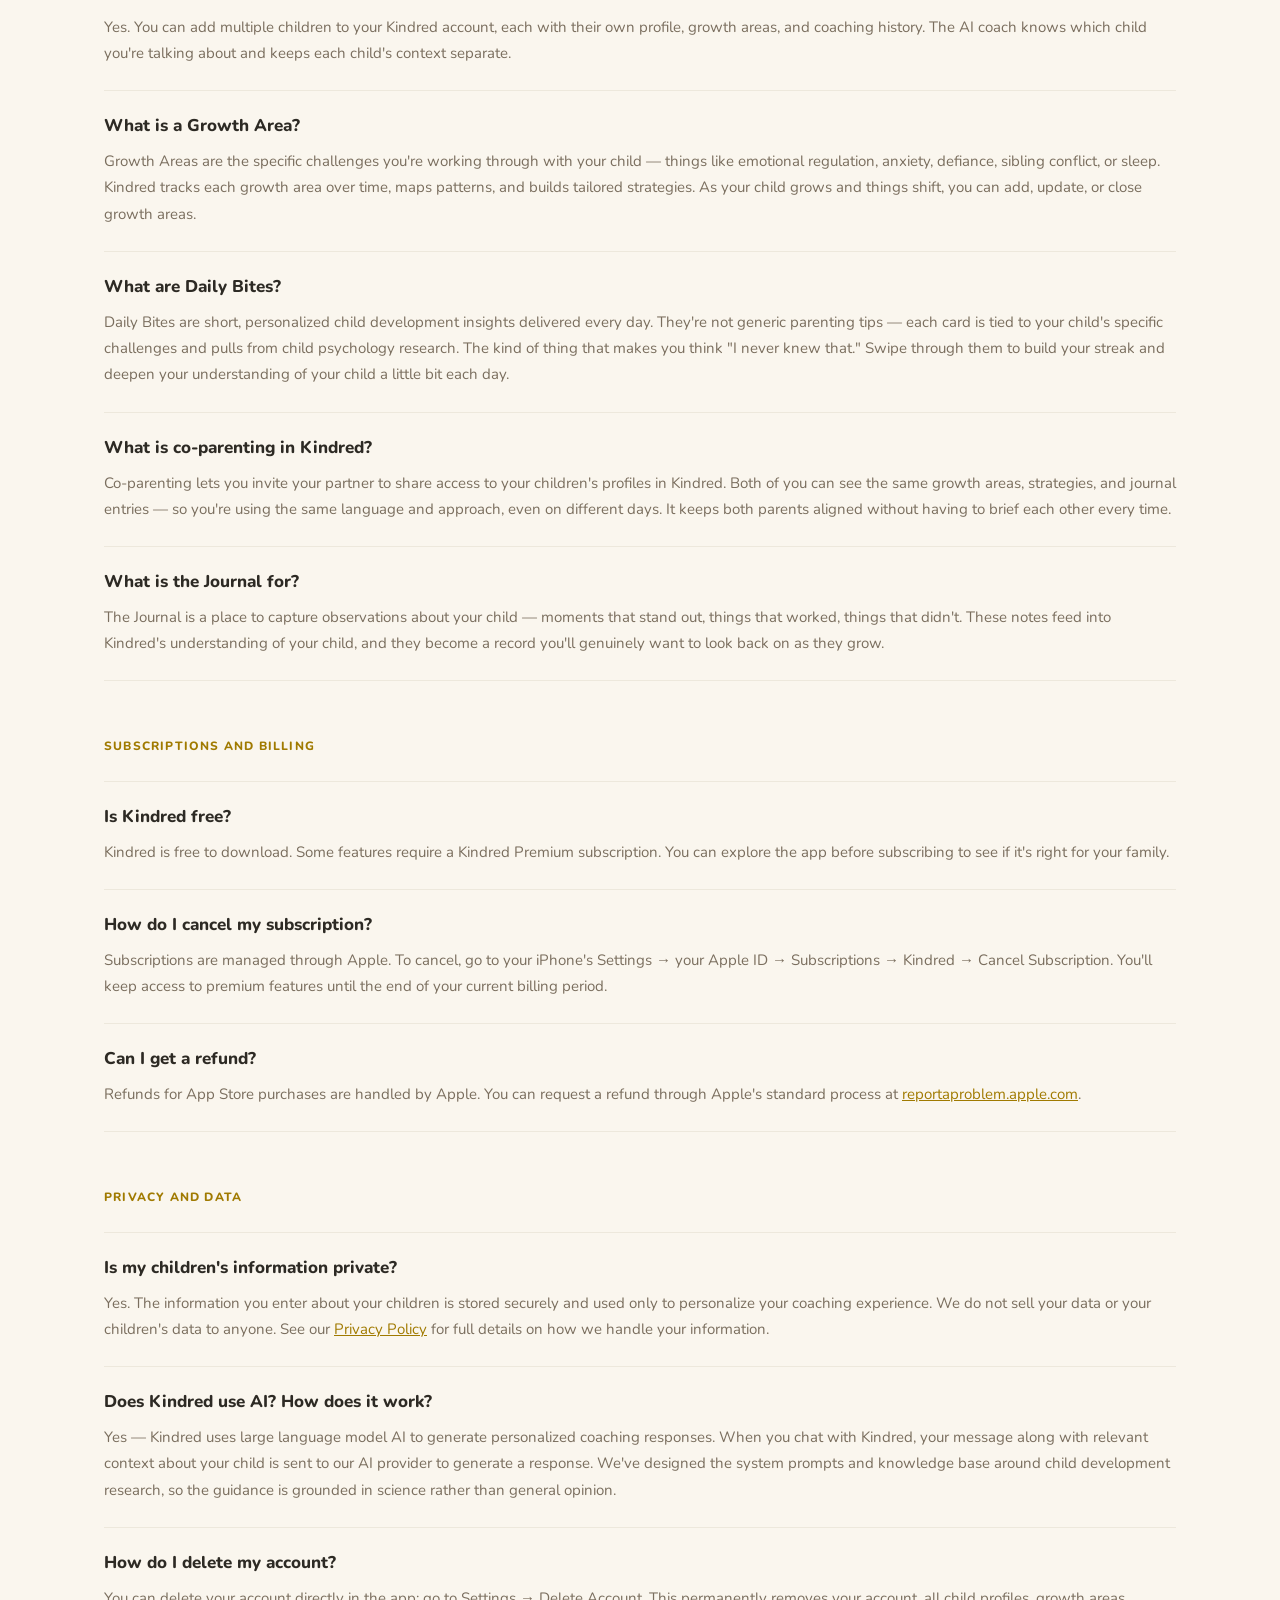
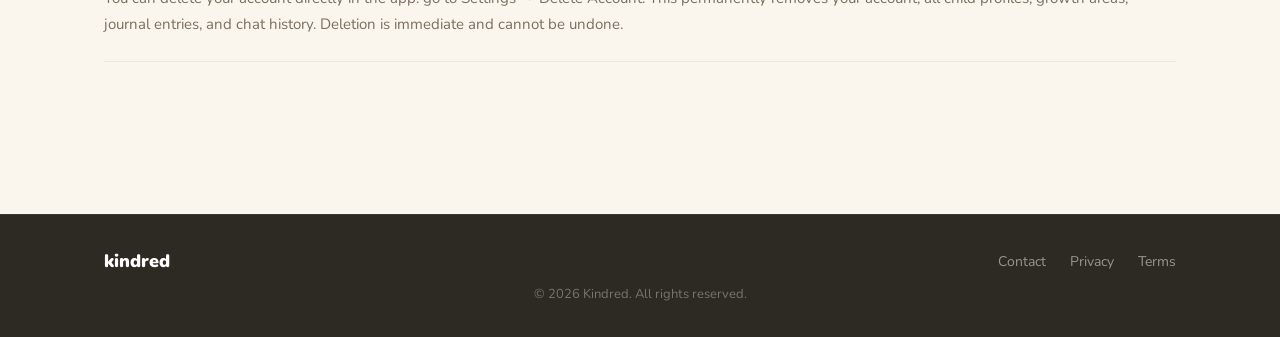
<file: faq.html>
<!DOCTYPE html>
<html lang="en">
<head>
  <meta charset="UTF-8">
  <meta name="viewport" content="width=device-width, initial-scale=1.0">
  <title>FAQ — Kindred</title>
  <link rel="preconnect" href="https://fonts.googleapis.com">
  <link rel="preconnect" href="https://fonts.gstatic.com" crossorigin>
  <link href="https://fonts.googleapis.com/css2?family=Nunito:wght@400;500;600;700;800;900&display=swap" rel="stylesheet">
  <link rel="stylesheet" href="styles.css">
  <link rel="icon" type="image/png" href="wise-monster2-t.png">
  <style>
    .legal-hero {
      padding: 64px 0 40px;
      border-bottom: 1px solid var(--cream-dark);
    }
    .legal-hero h1 {
      font-size: clamp(28px, 4vw, 42px);
      font-weight: 900;
      letter-spacing: -0.5px;
      margin-bottom: 8px;
    }
    .legal-hero p {
      font-size: 16px;
      color: var(--text-secondary);
      margin-top: 12px;
    }
    .faq-body {
      padding: 56px 0 96px;
    }
    .faq-group {
      margin-bottom: 56px;
    }
    .faq-group-label {
      font-size: 12px;
      font-weight: 800;
      text-transform: uppercase;
      letter-spacing: 0.1em;
      color: var(--gold-dark);
      margin-bottom: 24px;
    }
    .faq-item {
      border-top: 1px solid var(--cream-dark);
      padding: 24px 0;
    }
    .faq-item:last-child {
      border-bottom: 1px solid var(--cream-dark);
    }
    .faq-q {
      font-size: 17px;
      font-weight: 800;
      color: var(--text);
      margin-bottom: 10px;
      line-height: 1.35;
    }
    .faq-a {
      font-size: 15px;
      color: var(--text-secondary);
      line-height: 1.75;
    }
    .faq-a a {
      color: var(--gold-dark);
      text-decoration: underline;
    }
  </style>
</head>
<body>

  <nav>
    <div class="nav-inner">
      <a href="/" class="logo">kind<span>red</span></a>
      <a href="https://apps.apple.com/app/id6762741594" class="btn btn-primary btn-sm">Download</a>
    </div>
  </nav>

  <div class="legal-hero">
    <div class="container">
      <div class="section-label">Support</div>
      <h1>Frequently Asked Questions</h1>
      <p>Can't find your answer? Email us at <a href="mailto:hello@meetkindred.app" style="color:var(--gold-dark);">hello@meetkindred.app</a></p>
    </div>
  </div>

  <div class="faq-body">
    <div class="container">

      <div class="faq-group">
        <div class="faq-group-label">About Kindred</div>

        <div class="faq-item">
          <div class="faq-q">What is Kindred?</div>
          <div class="faq-a">Kindred is a 24/7 parenting coach that learns your child's specific challenges, personality, and history — then gives you personalized guidance grounded in child development science. Think of it as having a knowledgeable coach in your pocket who actually knows your kid.</div>
        </div>

        <div class="faq-item">
          <div class="faq-q">Is Kindred a therapy app?</div>
          <div class="faq-a">No. Kindred is a parenting support and coaching tool, not a therapy or mental health service. The guidance it provides is educational and informational, grounded in child development research. If you have concerns about your child's mental health, always consult a qualified professional. Kindred is designed to complement — not replace — professional care.</div>
        </div>

        <div class="faq-item">
          <div class="faq-q">Does Kindred offer medical advice or diagnose conditions?</div>
          <div class="faq-a">No. Kindred does not provide medical advice, diagnose any condition, or recommend treatments. Nothing in the app should be interpreted as medical or clinical guidance. If you are concerned that your child may have a developmental, behavioral, or medical condition — such as ADHD, autism, anxiety disorder, or anything else — please consult a licensed healthcare professional. Kindred can help you understand your child's behavior and support your day-to-day parenting, but it is not a substitute for professional evaluation or care.</div>
        </div>

        <div class="faq-item">
          <div class="faq-q">How is Kindred different from Googling parenting advice?</div>
          <div class="faq-a">Generic parenting advice is written for an average child in an average situation. Kindred knows your child — their age, temperament, specific challenges, and what you've already tried. Every piece of guidance it gives is shaped by that context, so you get answers for your actual kid, not a hypothetical one.</div>
        </div>

        <div class="faq-item">
          <div class="faq-q">What ages does Kindred support?</div>
          <div class="faq-a">Kindred is built for parents of children of all ages, from toddlers through teenagers. The coaching is tailored to your child's specific developmental stage, so the guidance you get for a 3-year-old looks very different from what you'd get for a 12-year-old.</div>
        </div>

        <div class="faq-item">
          <div class="faq-q">Is Kindred available on Android?</div>
          <div class="faq-a">Currently Kindred is available on iOS only. Android support is something we're exploring — if you'd like to be notified when it launches, email us at <a href="mailto:hello@meetkindred.app">hello@meetkindred.app</a>.</div>
        </div>
      </div>

      <div class="faq-group">
        <div class="faq-group-label">Using the App</div>

        <div class="faq-item">
          <div class="faq-q">How does Kindred personalize its guidance?</div>
          <div class="faq-a">When you set up Kindred, you describe your child — their age, personality, and the challenges you're navigating. As you use the app, your journal entries, chat history, and growth area tracking all build a richer picture. The AI coach uses everything it knows about your child whenever you ask a question or need guidance, so responses get more accurate and useful over time.</div>
        </div>

        <div class="faq-item">
          <div class="faq-q">Can I add more than one child?</div>
          <div class="faq-a">Yes. You can add multiple children to your Kindred account, each with their own profile, growth areas, and coaching history. The AI coach knows which child you're talking about and keeps each child's context separate.</div>
        </div>

        <div class="faq-item">
          <div class="faq-q">What is a Growth Area?</div>
          <div class="faq-a">Growth Areas are the specific challenges you're working through with your child — things like emotional regulation, anxiety, defiance, sibling conflict, or sleep. Kindred tracks each growth area over time, maps patterns, and builds tailored strategies. As your child grows and things shift, you can add, update, or close growth areas.</div>
        </div>

        <div class="faq-item">
          <div class="faq-q">What are Daily Bites?</div>
          <div class="faq-a">Daily Bites are short, personalized child development insights delivered every day. They're not generic parenting tips — each card is tied to your child's specific challenges and pulls from child psychology research. The kind of thing that makes you think "I never knew that." Swipe through them to build your streak and deepen your understanding of your child a little bit each day.</div>
        </div>

        <div class="faq-item">
          <div class="faq-q">What is co-parenting in Kindred?</div>
          <div class="faq-a">Co-parenting lets you invite your partner to share access to your children's profiles in Kindred. Both of you can see the same growth areas, strategies, and journal entries — so you're using the same language and approach, even on different days. It keeps both parents aligned without having to brief each other every time.</div>
        </div>

        <div class="faq-item">
          <div class="faq-q">What is the Journal for?</div>
          <div class="faq-a">The Journal is a place to capture observations about your child — moments that stand out, things that worked, things that didn't. These notes feed into Kindred's understanding of your child, and they become a record you'll genuinely want to look back on as they grow.</div>
        </div>
      </div>

      <div class="faq-group">
        <div class="faq-group-label">Subscriptions and Billing</div>

        <div class="faq-item">
          <div class="faq-q">Is Kindred free?</div>
          <div class="faq-a">Kindred is free to download. Some features require a Kindred Premium subscription. You can explore the app before subscribing to see if it's right for your family.</div>
        </div>

        <div class="faq-item">
          <div class="faq-q">How do I cancel my subscription?</div>
          <div class="faq-a">Subscriptions are managed through Apple. To cancel, go to your iPhone's Settings → your Apple ID → Subscriptions → Kindred → Cancel Subscription. You'll keep access to premium features until the end of your current billing period.</div>
        </div>

        <div class="faq-item">
          <div class="faq-q">Can I get a refund?</div>
          <div class="faq-a">Refunds for App Store purchases are handled by Apple. You can request a refund through Apple's standard process at <a href="https://reportaproblem.apple.com">reportaproblem.apple.com</a>.</div>
        </div>
      </div>

      <div class="faq-group">
        <div class="faq-group-label">Privacy and Data</div>

        <div class="faq-item">
          <div class="faq-q">Is my children's information private?</div>
          <div class="faq-a">Yes. The information you enter about your children is stored securely and used only to personalize your coaching experience. We do not sell your data or your children's data to anyone. See our <a href="/privacy">Privacy Policy</a> for full details on how we handle your information.</div>
        </div>

        <div class="faq-item">
          <div class="faq-q">Does Kindred use AI? How does it work?</div>
          <div class="faq-a">Yes — Kindred uses large language model AI to generate personalized coaching responses. When you chat with Kindred, your message along with relevant context about your child is sent to our AI provider to generate a response. We've designed the system prompts and knowledge base around child development research, so the guidance is grounded in science rather than general opinion.</div>
        </div>

        <div class="faq-item">
          <div class="faq-q">How do I delete my account?</div>
          <div class="faq-a">You can delete your account directly in the app: go to Settings → Delete Account. This permanently removes your account, all child profiles, growth areas, journal entries, and chat history. Deletion is immediate and cannot be undone.</div>
        </div>
      </div>

    </div>
  </div>

  <footer>
    <div class="footer-inner">
      <div class="footer-logo">kindred</div>
      <ul class="footer-links">
        <li><a href="mailto:hello@meetkindred.app">Contact</a></li>
        <li><a href="/privacy">Privacy</a></li>
        <li><a href="/terms">Terms</a></li>
      </ul>
    </div>
    <div class="footer-inner">
      <p class="footer-copy">© 2026 Kindred. All rights reserved.</p>
    </div>
  </footer>

</body>
</html>
</file>
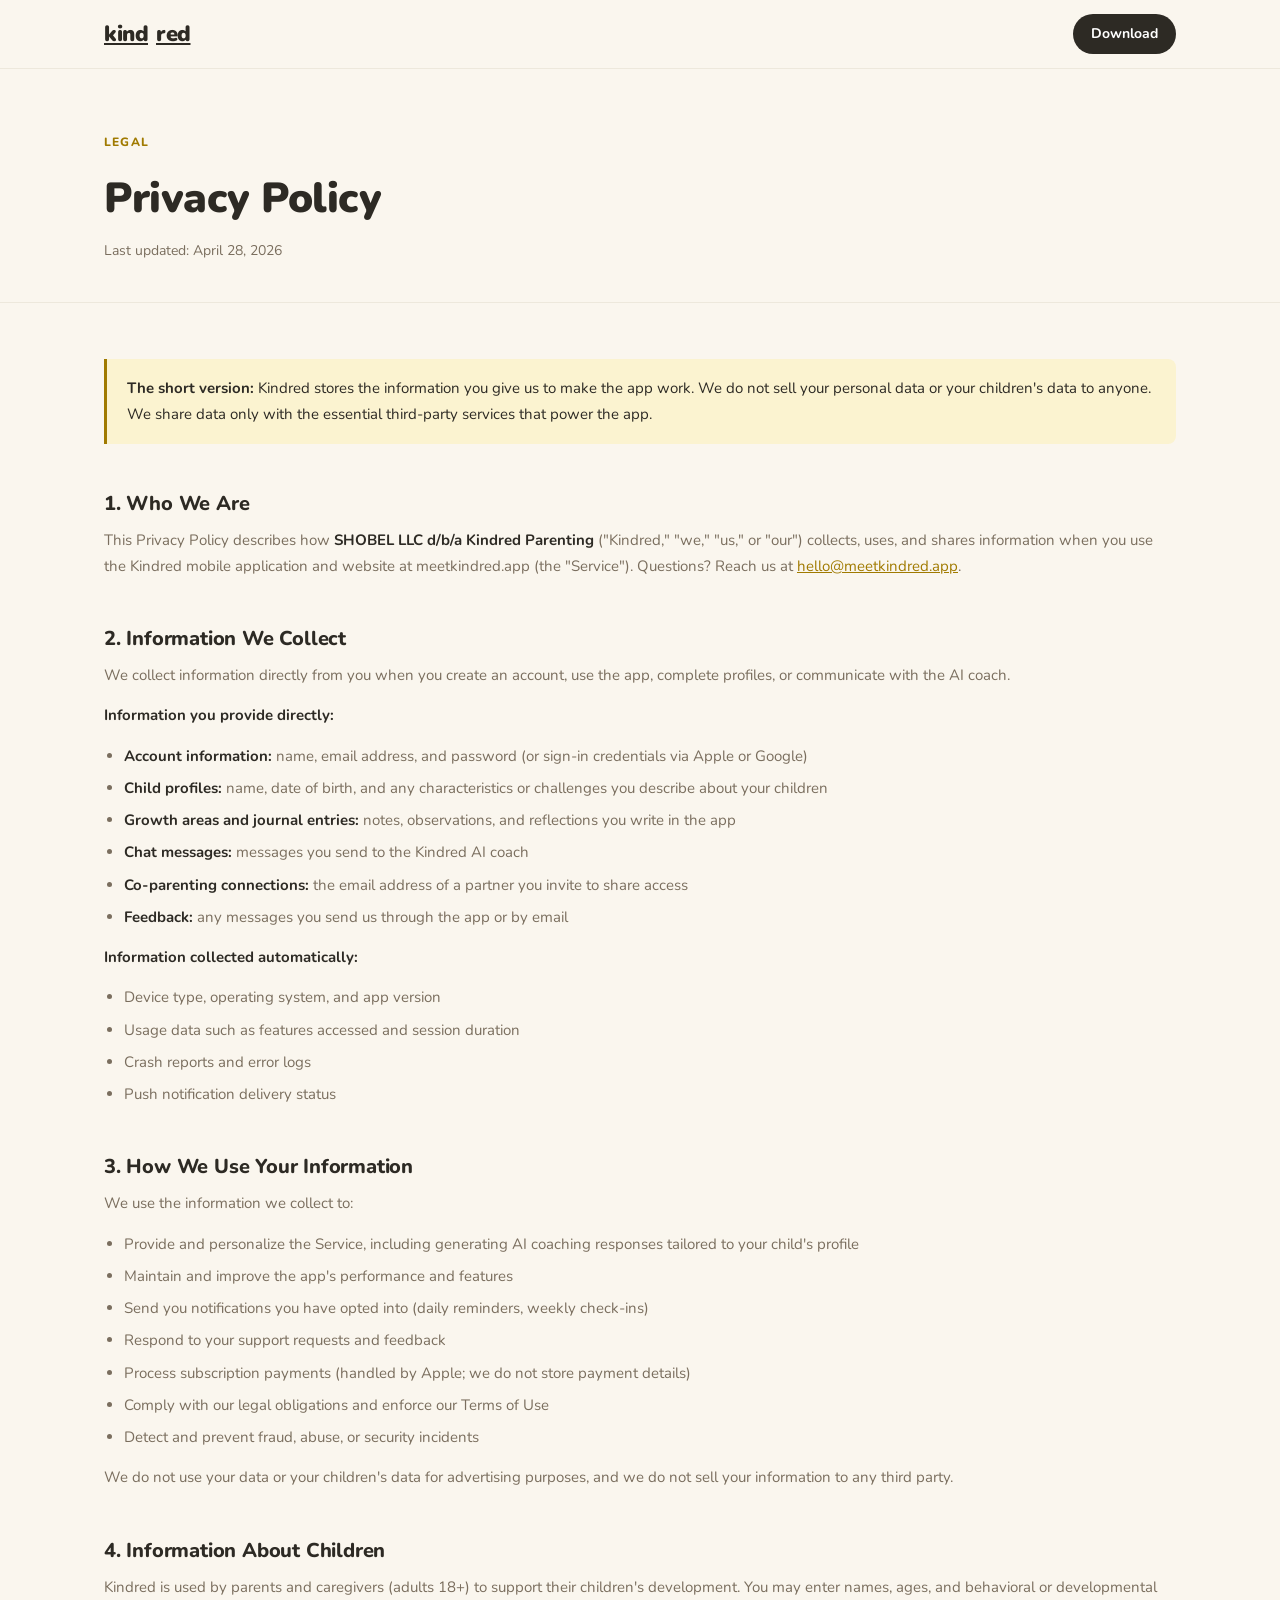
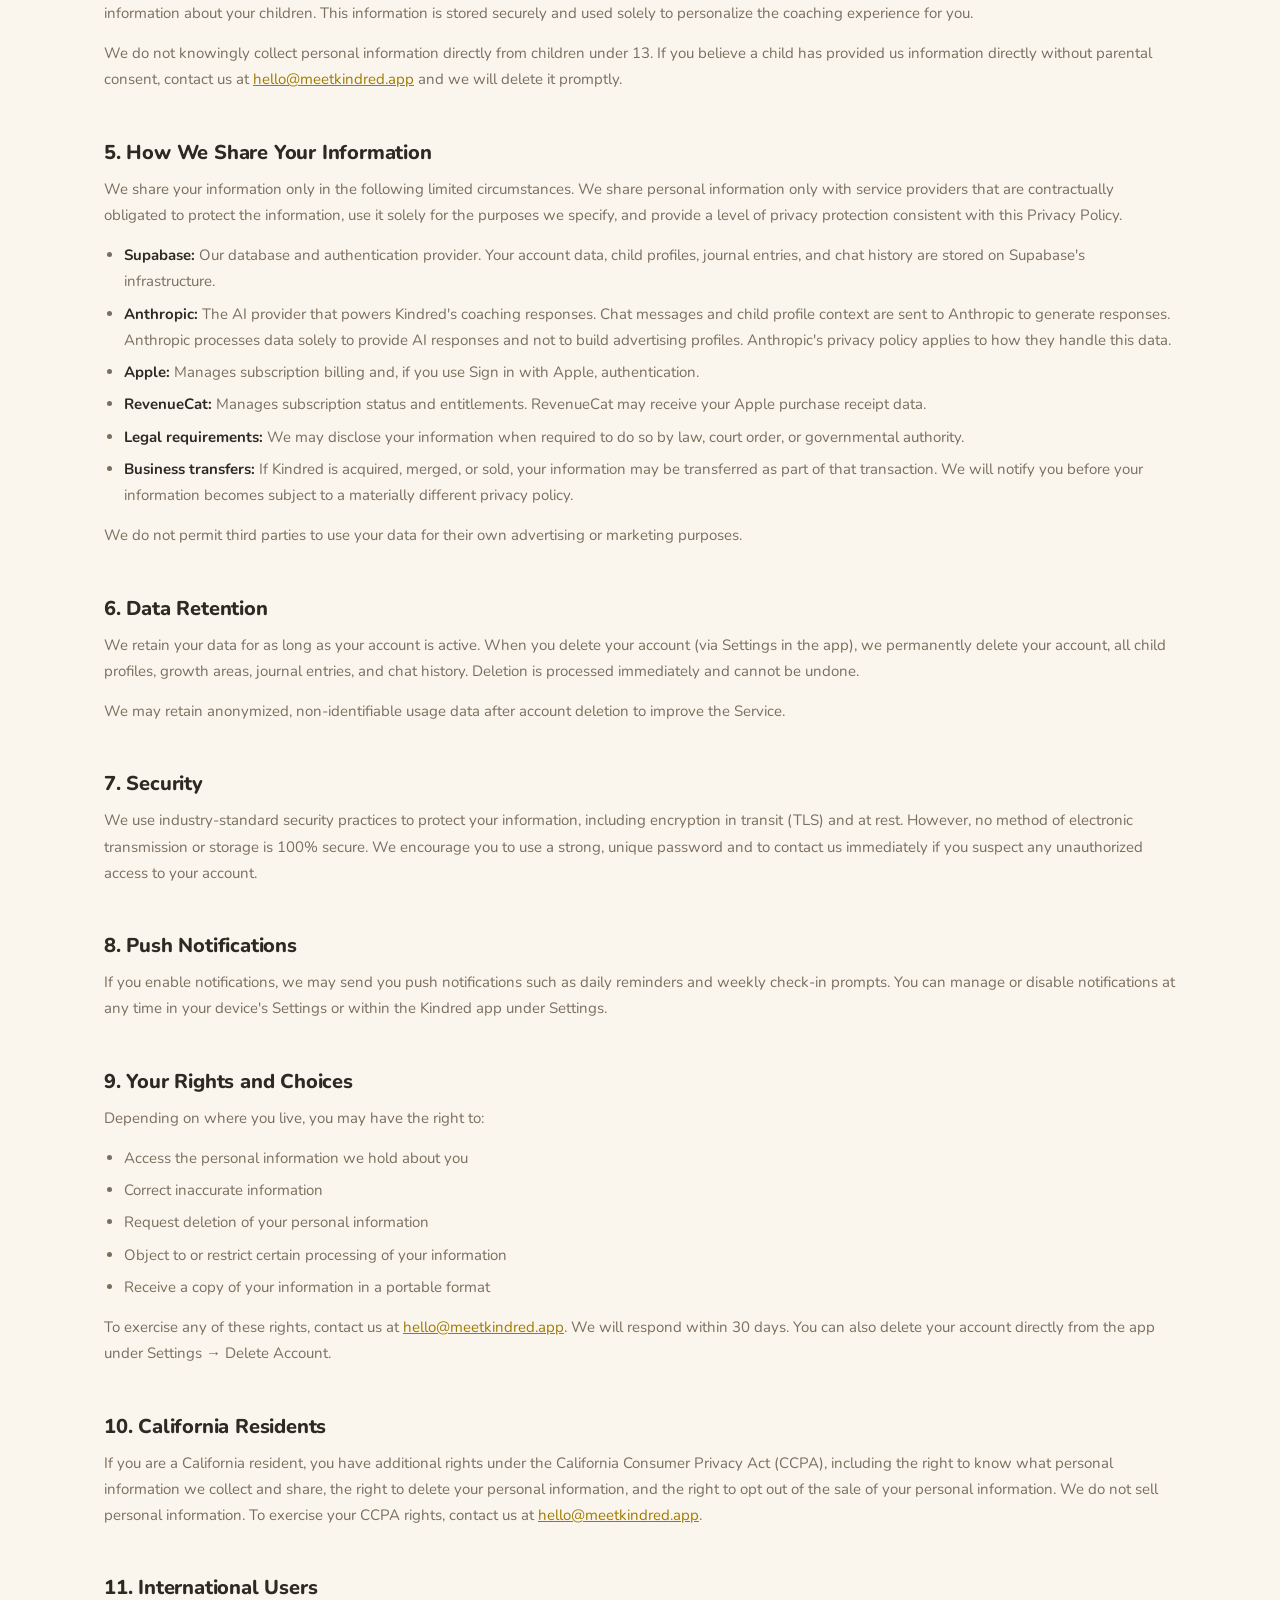
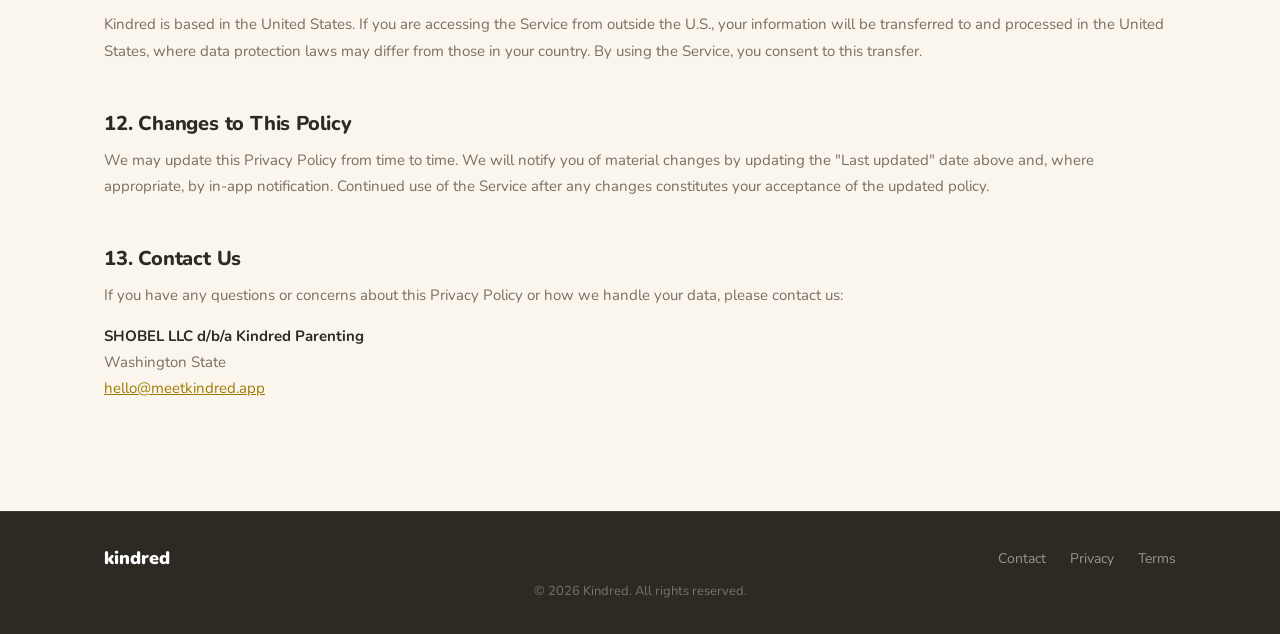
<file: privacy.html>
<!DOCTYPE html>
<html lang="en">
<head>
  <meta charset="UTF-8">
  <meta name="viewport" content="width=device-width, initial-scale=1.0">
  <title>Privacy Policy — Kindred</title>
  <link rel="preconnect" href="https://fonts.googleapis.com">
  <link rel="preconnect" href="https://fonts.gstatic.com" crossorigin>
  <link href="https://fonts.googleapis.com/css2?family=Nunito:wght@400;500;600;700;800;900&display=swap" rel="stylesheet">
  <link rel="stylesheet" href="styles.css">
  <link rel="icon" type="image/png" href="wise-monster2-t.png">
  <style>
    .legal-hero {
      padding: 64px 0 40px;
      border-bottom: 1px solid var(--cream-dark);
    }
    .legal-hero h1 {
      font-size: clamp(28px, 4vw, 42px);
      font-weight: 900;
      letter-spacing: -0.5px;
      margin-bottom: 8px;
    }
    .legal-hero .last-updated {
      font-size: 14px;
      color: var(--text-secondary);
    }
    .legal-body {
      padding: 56px 0 96px;
    }
    .legal-body h2 {
      font-size: 20px;
      font-weight: 800;
      margin: 48px 0 12px;
      letter-spacing: -0.2px;
    }
    .legal-body h2:first-child {
      margin-top: 0;
    }
    .legal-body p {
      font-size: 15px;
      color: var(--text-secondary);
      line-height: 1.75;
      margin-bottom: 14px;
    }
    .legal-body ul {
      margin: 0 0 14px 20px;
    }
    .legal-body ul li {
      font-size: 15px;
      color: var(--text-secondary);
      line-height: 1.75;
      margin-bottom: 6px;
    }
    .legal-body strong {
      color: var(--text);
      font-weight: 700;
    }
    .legal-notice {
      background: var(--gold-subtle);
      border-left: 3px solid var(--gold-dark);
      padding: 16px 20px;
      border-radius: 0 8px 8px 0;
      margin-bottom: 14px;
    }
    .legal-notice p {
      margin: 0;
      color: var(--text);
    }
    .legal-body a {
      color: var(--gold-dark);
      text-decoration: underline;
    }
  </style>
</head>
<body>

  <nav>
    <div class="nav-inner">
      <a href="/" class="logo">kind<span>red</span></a>
      <a href="https://apps.apple.com/app/id6762741594" class="btn btn-primary btn-sm">Download</a>
    </div>
  </nav>

  <div class="legal-hero">
    <div class="container">
      <div class="section-label">Legal</div>
      <h1>Privacy Policy</h1>
      <p class="last-updated">Last updated: April 28, 2026</p>
    </div>
  </div>

  <div class="legal-body">
    <div class="container">

      <div class="legal-notice">
        <p><strong>The short version:</strong> Kindred stores the information you give us to make the app work. We do not sell your personal data or your children's data to anyone. We share data only with the essential third-party services that power the app.</p>
      </div>

      <h2>1. Who We Are</h2>
      <p>This Privacy Policy describes how <strong>SHOBEL LLC d/b/a Kindred Parenting</strong> ("Kindred," "we," "us," or "our") collects, uses, and shares information when you use the Kindred mobile application and website at meetkindred.app (the "Service"). Questions? Reach us at <a href="mailto:hello@meetkindred.app">hello@meetkindred.app</a>.</p>

      <h2>2. Information We Collect</h2>
      <p>We collect information directly from you when you create an account, use the app, complete profiles, or communicate with the AI coach.</p>
      <p><strong>Information you provide directly:</strong></p>
      <ul>
        <li><strong>Account information:</strong> name, email address, and password (or sign-in credentials via Apple or Google)</li>
        <li><strong>Child profiles:</strong> name, date of birth, and any characteristics or challenges you describe about your children</li>
        <li><strong>Growth areas and journal entries:</strong> notes, observations, and reflections you write in the app</li>
        <li><strong>Chat messages:</strong> messages you send to the Kindred AI coach</li>
        <li><strong>Co-parenting connections:</strong> the email address of a partner you invite to share access</li>
        <li><strong>Feedback:</strong> any messages you send us through the app or by email</li>
      </ul>

      <p><strong>Information collected automatically:</strong></p>
      <ul>
        <li>Device type, operating system, and app version</li>
        <li>Usage data such as features accessed and session duration</li>
        <li>Crash reports and error logs</li>
        <li>Push notification delivery status</li>
      </ul>

      <h2>3. How We Use Your Information</h2>
      <p>We use the information we collect to:</p>
      <ul>
        <li>Provide and personalize the Service, including generating AI coaching responses tailored to your child's profile</li>
        <li>Maintain and improve the app's performance and features</li>
        <li>Send you notifications you have opted into (daily reminders, weekly check-ins)</li>
        <li>Respond to your support requests and feedback</li>
        <li>Process subscription payments (handled by Apple; we do not store payment details)</li>
        <li>Comply with our legal obligations and enforce our Terms of Use</li>
        <li>Detect and prevent fraud, abuse, or security incidents</li>
      </ul>
      <p>We do not use your data or your children's data for advertising purposes, and we do not sell your information to any third party.</p>

      <h2>4. Information About Children</h2>
      <p>Kindred is used by parents and caregivers (adults 18+) to support their children's development. You may enter names, ages, and behavioral or developmental information about your children. This information is stored securely and used solely to personalize the coaching experience for you.</p>
      <p>We do not knowingly collect personal information directly from children under 13. If you believe a child has provided us information directly without parental consent, contact us at <a href="mailto:hello@meetkindred.app">hello@meetkindred.app</a> and we will delete it promptly.</p>

      <h2>5. How We Share Your Information</h2>
      <p>We share your information only in the following limited circumstances. We share personal information only with service providers that are contractually obligated to protect the information, use it solely for the purposes we specify, and provide a level of privacy protection consistent with this Privacy Policy.</p>
      <ul>
        <li><strong>Supabase:</strong> Our database and authentication provider. Your account data, child profiles, journal entries, and chat history are stored on Supabase's infrastructure.</li>
        <li><strong>Anthropic:</strong> The AI provider that powers Kindred's coaching responses. Chat messages and child profile context are sent to Anthropic to generate responses. Anthropic processes data solely to provide AI responses and not to build advertising profiles. Anthropic's privacy policy applies to how they handle this data.</li>
        <li><strong>Apple:</strong> Manages subscription billing and, if you use Sign in with Apple, authentication.</li>
        <li><strong>RevenueCat:</strong> Manages subscription status and entitlements. RevenueCat may receive your Apple purchase receipt data.</li>
        <li><strong>Legal requirements:</strong> We may disclose your information when required to do so by law, court order, or governmental authority.</li>
        <li><strong>Business transfers:</strong> If Kindred is acquired, merged, or sold, your information may be transferred as part of that transaction. We will notify you before your information becomes subject to a materially different privacy policy.</li>
      </ul>
      <p>We do not permit third parties to use your data for their own advertising or marketing purposes.</p>

      <h2>6. Data Retention</h2>
      <p>We retain your data for as long as your account is active. When you delete your account (via Settings in the app), we permanently delete your account, all child profiles, growth areas, journal entries, and chat history. Deletion is processed immediately and cannot be undone.</p>
      <p>We may retain anonymized, non-identifiable usage data after account deletion to improve the Service.</p>

      <h2>7. Security</h2>
      <p>We use industry-standard security practices to protect your information, including encryption in transit (TLS) and at rest. However, no method of electronic transmission or storage is 100% secure. We encourage you to use a strong, unique password and to contact us immediately if you suspect any unauthorized access to your account.</p>

      <h2>8. Push Notifications</h2>
      <p>If you enable notifications, we may send you push notifications such as daily reminders and weekly check-in prompts. You can manage or disable notifications at any time in your device's Settings or within the Kindred app under Settings.</p>

      <h2>9. Your Rights and Choices</h2>
      <p>Depending on where you live, you may have the right to:</p>
      <ul>
        <li>Access the personal information we hold about you</li>
        <li>Correct inaccurate information</li>
        <li>Request deletion of your personal information</li>
        <li>Object to or restrict certain processing of your information</li>
        <li>Receive a copy of your information in a portable format</li>
      </ul>
      <p>To exercise any of these rights, contact us at <a href="mailto:hello@meetkindred.app">hello@meetkindred.app</a>. We will respond within 30 days. You can also delete your account directly from the app under Settings → Delete Account.</p>

      <h2>10. California Residents</h2>
      <p>If you are a California resident, you have additional rights under the California Consumer Privacy Act (CCPA), including the right to know what personal information we collect and share, the right to delete your personal information, and the right to opt out of the sale of your personal information. We do not sell personal information. To exercise your CCPA rights, contact us at <a href="mailto:hello@meetkindred.app">hello@meetkindred.app</a>.</p>

      <h2>11. International Users</h2>
      <p>Kindred is based in the United States. If you are accessing the Service from outside the U.S., your information will be transferred to and processed in the United States, where data protection laws may differ from those in your country. By using the Service, you consent to this transfer.</p>

      <h2>12. Changes to This Policy</h2>
      <p>We may update this Privacy Policy from time to time. We will notify you of material changes by updating the "Last updated" date above and, where appropriate, by in-app notification. Continued use of the Service after any changes constitutes your acceptance of the updated policy.</p>

      <h2>13. Contact Us</h2>
      <p>If you have any questions or concerns about this Privacy Policy or how we handle your data, please contact us:</p>
      <p>
        <strong>SHOBEL LLC d/b/a Kindred Parenting</strong><br>
        Washington State<br>
        <a href="mailto:hello@meetkindred.app">hello@meetkindred.app</a>
      </p>

    </div>
  </div>

  <footer>
    <div class="footer-inner">
      <div class="footer-logo">kindred</div>
      <ul class="footer-links">
        <li><a href="mailto:hello@meetkindred.app">Contact</a></li>
        <li><a href="/privacy">Privacy</a></li>
        <li><a href="/terms">Terms</a></li>
      </ul>
    </div>
    <div class="footer-inner">
      <p class="footer-copy">© 2026 Kindred. All rights reserved.</p>
    </div>
  </footer>

</body>
</html>
</file>
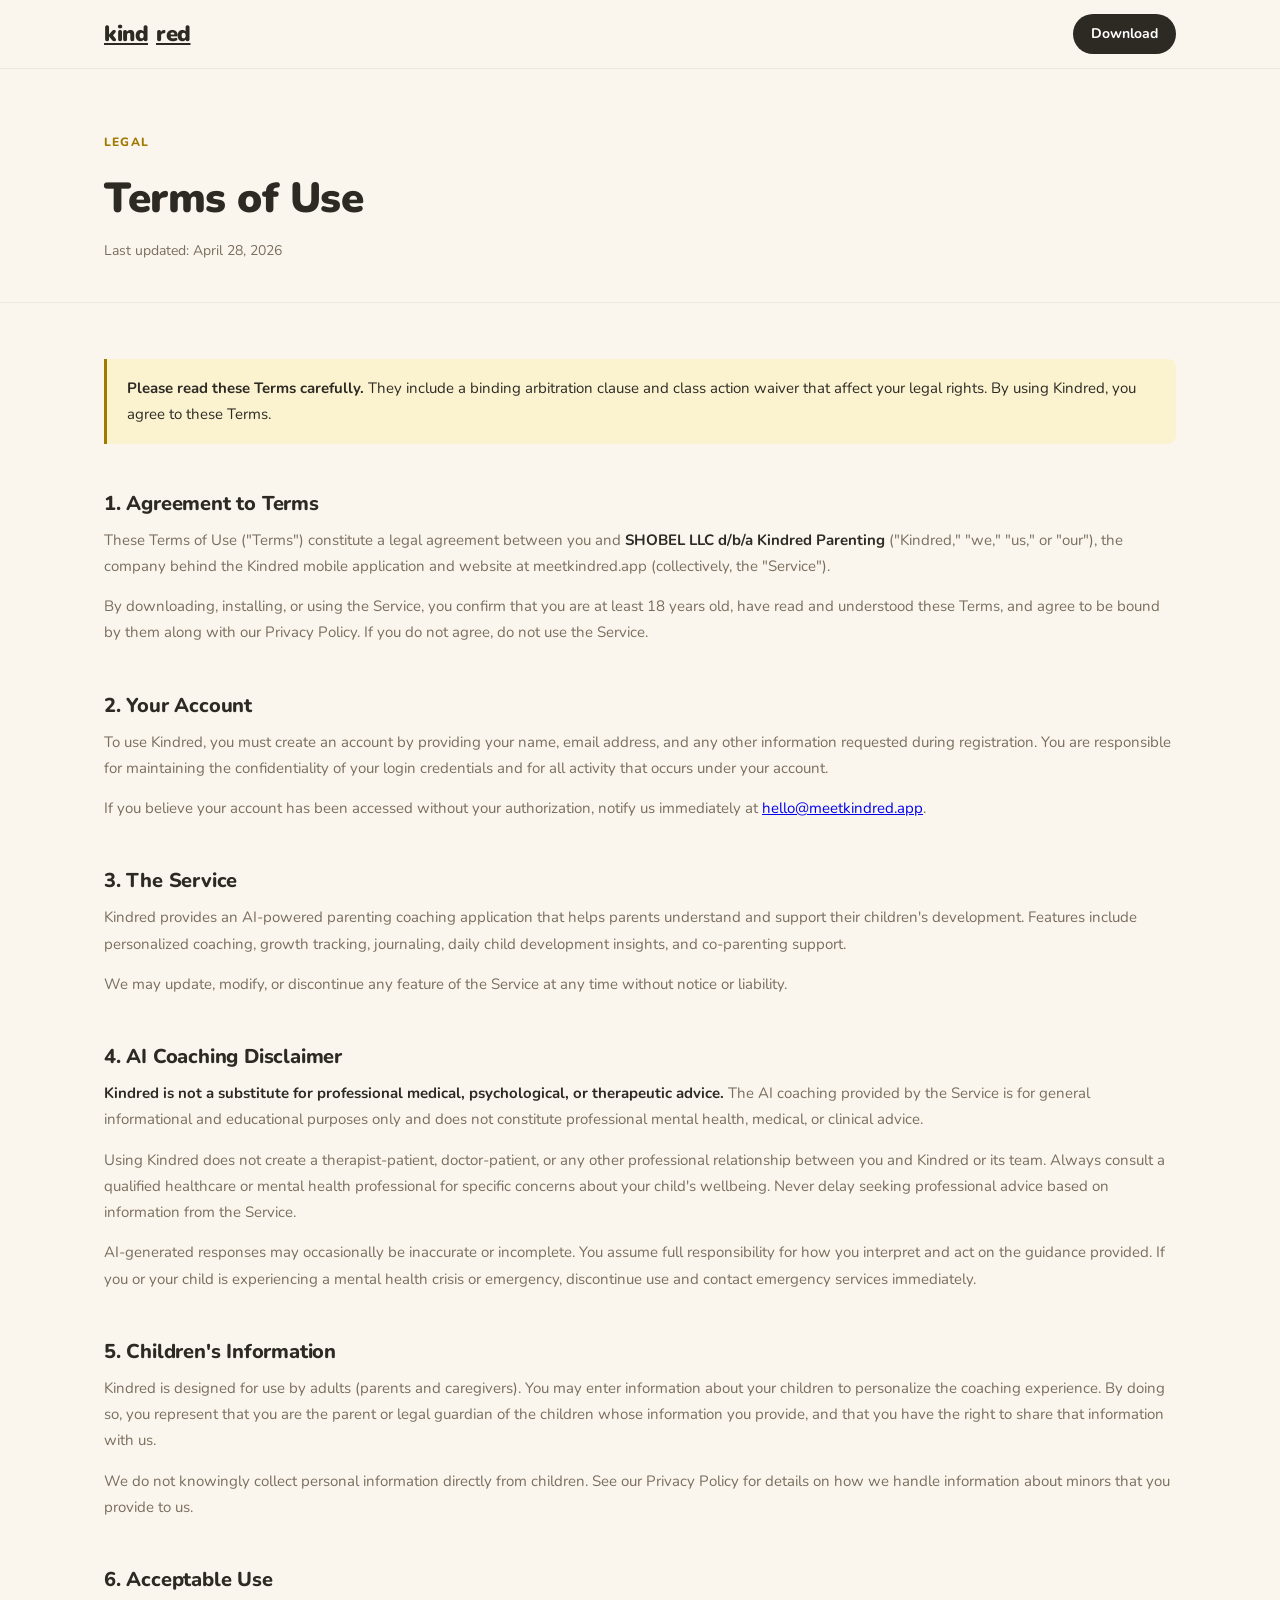
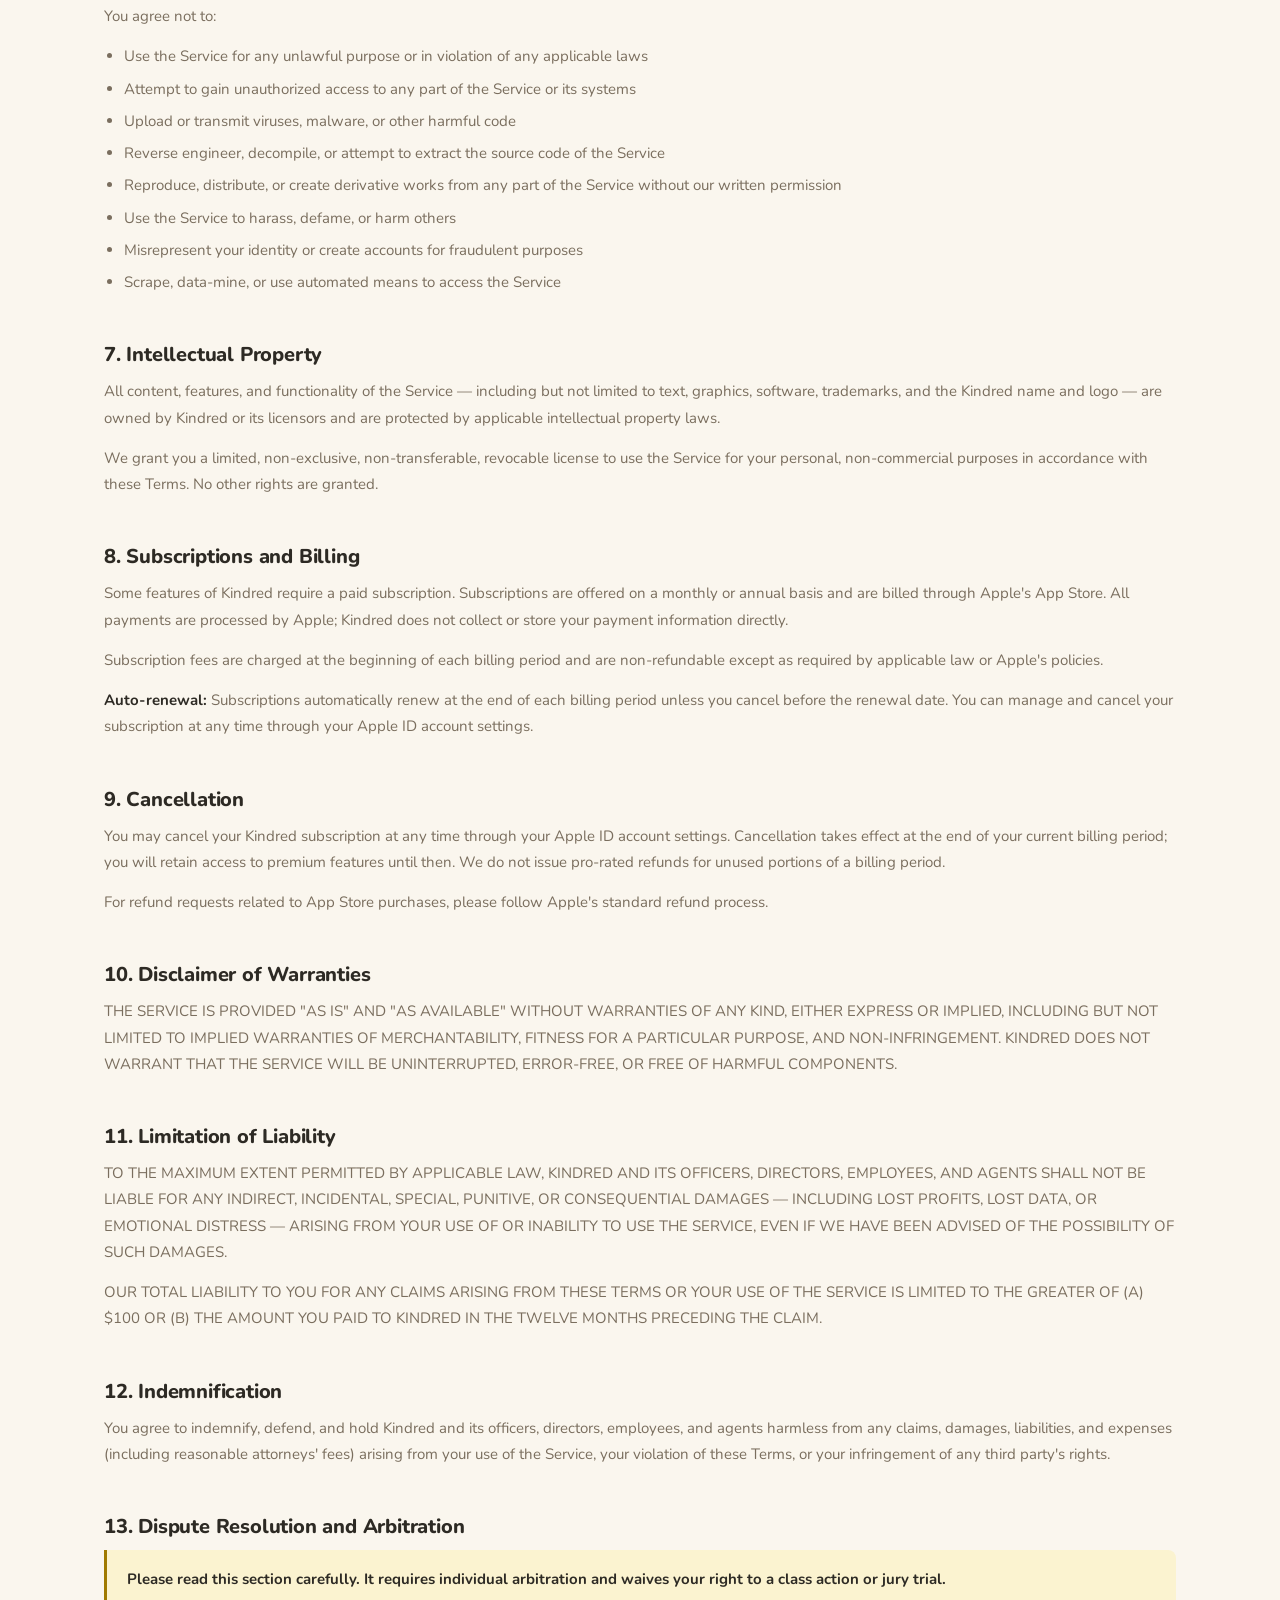
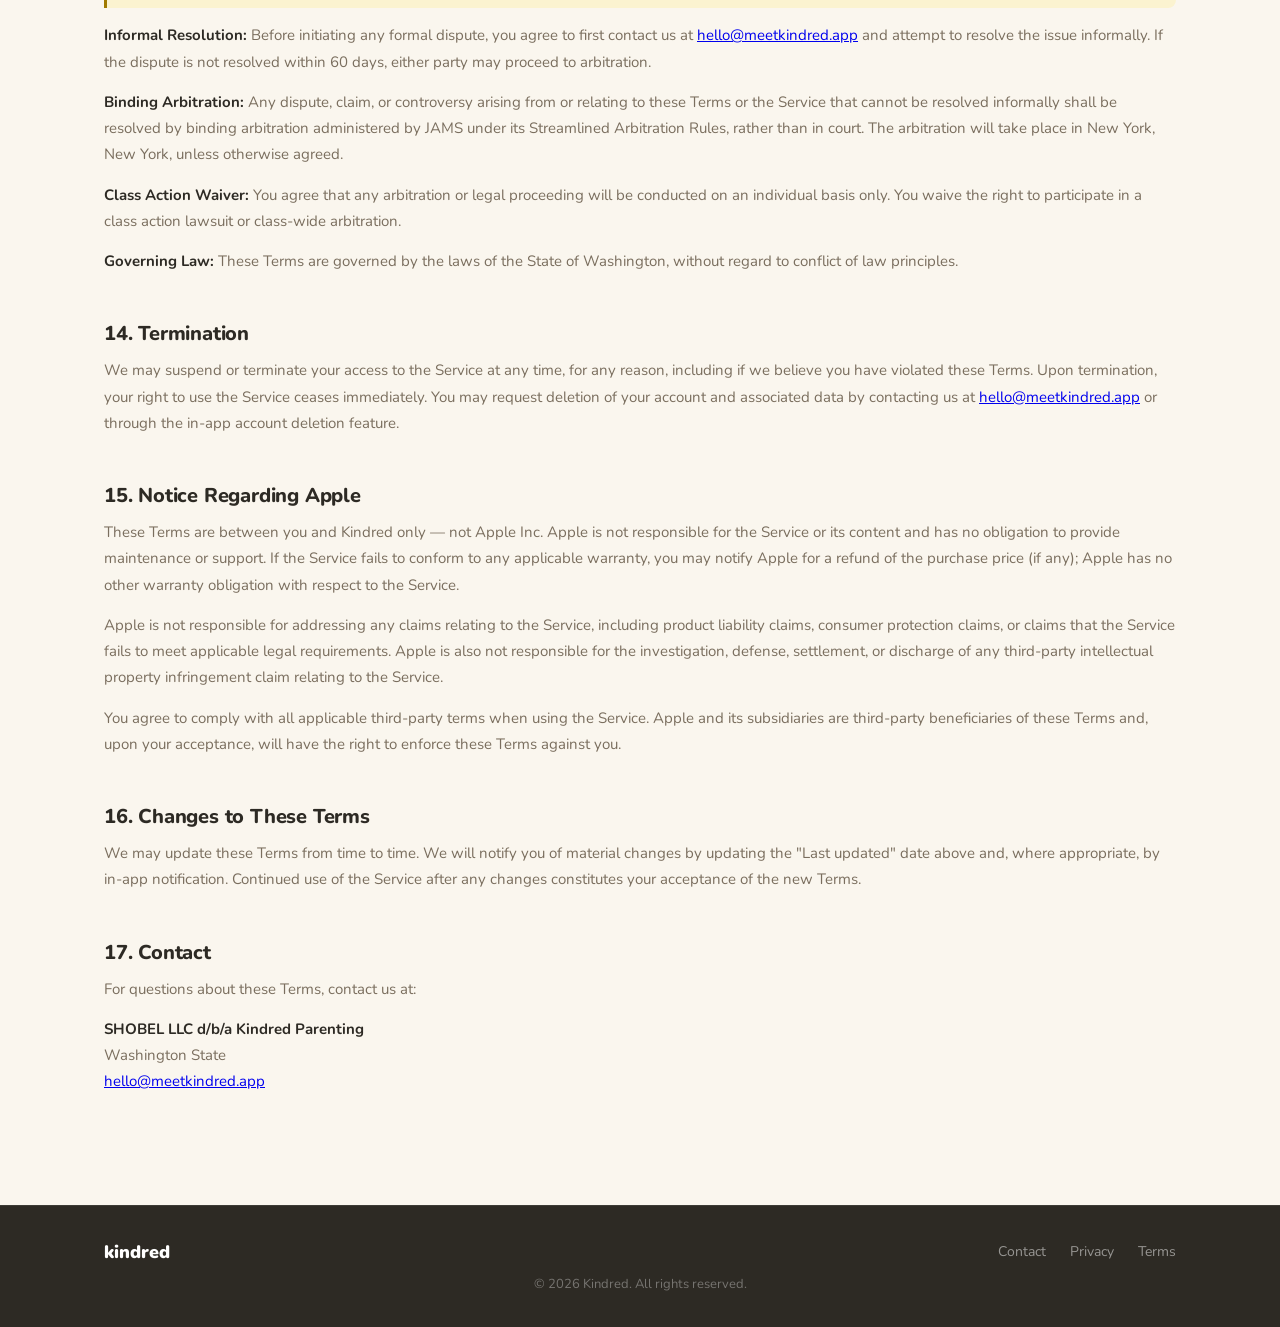
<file: terms.html>
<!DOCTYPE html>
<html lang="en">
<head>
  <meta charset="UTF-8">
  <meta name="viewport" content="width=device-width, initial-scale=1.0">
  <title>Terms of Use — Kindred</title>
  <link rel="preconnect" href="https://fonts.googleapis.com">
  <link rel="preconnect" href="https://fonts.gstatic.com" crossorigin>
  <link href="https://fonts.googleapis.com/css2?family=Nunito:wght@400;500;600;700;800;900&display=swap" rel="stylesheet">
  <link rel="stylesheet" href="styles.css">
  <link rel="icon" type="image/png" href="wise-monster2-t.png">
  <style>
    .legal-hero {
      padding: 64px 0 40px;
      border-bottom: 1px solid var(--cream-dark);
    }
    .legal-hero h1 {
      font-size: clamp(28px, 4vw, 42px);
      font-weight: 900;
      letter-spacing: -0.5px;
      margin-bottom: 8px;
    }
    .legal-hero .last-updated {
      font-size: 14px;
      color: var(--text-secondary);
    }
    .legal-body {
      padding: 56px 0 96px;
    }
    .legal-body h2 {
      font-size: 20px;
      font-weight: 800;
      margin: 48px 0 12px;
      letter-spacing: -0.2px;
    }
    .legal-body h2:first-child {
      margin-top: 0;
    }
    .legal-body p {
      font-size: 15px;
      color: var(--text-secondary);
      line-height: 1.75;
      margin-bottom: 14px;
    }
    .legal-body ul {
      margin: 0 0 14px 20px;
    }
    .legal-body ul li {
      font-size: 15px;
      color: var(--text-secondary);
      line-height: 1.75;
      margin-bottom: 6px;
    }
    .legal-body strong {
      color: var(--text);
      font-weight: 700;
    }
    .legal-notice {
      background: var(--gold-subtle);
      border-left: 3px solid var(--gold-dark);
      padding: 16px 20px;
      border-radius: 0 8px 8px 0;
      margin-bottom: 14px;
    }
    .legal-notice p {
      margin: 0;
      color: var(--text);
    }
  </style>
</head>
<body>

  <nav>
    <div class="nav-inner">
      <a href="/" class="logo">kind<span>red</span></a>
      <a href="https://apps.apple.com/app/id6762741594" class="btn btn-primary btn-sm">Download</a>
    </div>
  </nav>

  <div class="legal-hero">
    <div class="container">
      <div class="section-label">Legal</div>
      <h1>Terms of Use</h1>
      <p class="last-updated">Last updated: April 28, 2026</p>
    </div>
  </div>

  <div class="legal-body">
    <div class="container">

      <div class="legal-notice">
        <p><strong>Please read these Terms carefully.</strong> They include a binding arbitration clause and class action waiver that affect your legal rights. By using Kindred, you agree to these Terms.</p>
      </div>

      <h2>1. Agreement to Terms</h2>
      <p>These Terms of Use ("Terms") constitute a legal agreement between you and <strong>SHOBEL LLC d/b/a Kindred Parenting</strong> ("Kindred," "we," "us," or "our"), the company behind the Kindred mobile application and website at meetkindred.app (collectively, the "Service").</p>
      <p>By downloading, installing, or using the Service, you confirm that you are at least 18 years old, have read and understood these Terms, and agree to be bound by them along with our Privacy Policy. If you do not agree, do not use the Service.</p>

      <h2>2. Your Account</h2>
      <p>To use Kindred, you must create an account by providing your name, email address, and any other information requested during registration. You are responsible for maintaining the confidentiality of your login credentials and for all activity that occurs under your account.</p>
      <p>If you believe your account has been accessed without your authorization, notify us immediately at <a href="mailto:hello@meetkindred.app">hello@meetkindred.app</a>.</p>

      <h2>3. The Service</h2>
      <p>Kindred provides an AI-powered parenting coaching application that helps parents understand and support their children's development. Features include personalized coaching, growth tracking, journaling, daily child development insights, and co-parenting support.</p>
      <p>We may update, modify, or discontinue any feature of the Service at any time without notice or liability.</p>

      <h2>4. AI Coaching Disclaimer</h2>
      <p><strong>Kindred is not a substitute for professional medical, psychological, or therapeutic advice.</strong> The AI coaching provided by the Service is for general informational and educational purposes only and does not constitute professional mental health, medical, or clinical advice.</p>
      <p>Using Kindred does not create a therapist-patient, doctor-patient, or any other professional relationship between you and Kindred or its team. Always consult a qualified healthcare or mental health professional for specific concerns about your child's wellbeing. Never delay seeking professional advice based on information from the Service.</p>
      <p>AI-generated responses may occasionally be inaccurate or incomplete. You assume full responsibility for how you interpret and act on the guidance provided. If you or your child is experiencing a mental health crisis or emergency, discontinue use and contact emergency services immediately.</p>

      <h2>5. Children's Information</h2>
      <p>Kindred is designed for use by adults (parents and caregivers). You may enter information about your children to personalize the coaching experience. By doing so, you represent that you are the parent or legal guardian of the children whose information you provide, and that you have the right to share that information with us.</p>
      <p>We do not knowingly collect personal information directly from children. See our Privacy Policy for details on how we handle information about minors that you provide to us.</p>

      <h2>6. Acceptable Use</h2>
      <p>You agree not to:</p>
      <ul>
        <li>Use the Service for any unlawful purpose or in violation of any applicable laws</li>
        <li>Attempt to gain unauthorized access to any part of the Service or its systems</li>
        <li>Upload or transmit viruses, malware, or other harmful code</li>
        <li>Reverse engineer, decompile, or attempt to extract the source code of the Service</li>
        <li>Reproduce, distribute, or create derivative works from any part of the Service without our written permission</li>
        <li>Use the Service to harass, defame, or harm others</li>
        <li>Misrepresent your identity or create accounts for fraudulent purposes</li>
        <li>Scrape, data-mine, or use automated means to access the Service</li>
      </ul>

      <h2>7. Intellectual Property</h2>
      <p>All content, features, and functionality of the Service — including but not limited to text, graphics, software, trademarks, and the Kindred name and logo — are owned by Kindred or its licensors and are protected by applicable intellectual property laws.</p>
      <p>We grant you a limited, non-exclusive, non-transferable, revocable license to use the Service for your personal, non-commercial purposes in accordance with these Terms. No other rights are granted.</p>

      <h2>8. Subscriptions and Billing</h2>
      <p>Some features of Kindred require a paid subscription. Subscriptions are offered on a monthly or annual basis and are billed through Apple's App Store. All payments are processed by Apple; Kindred does not collect or store your payment information directly.</p>
      <p>Subscription fees are charged at the beginning of each billing period and are non-refundable except as required by applicable law or Apple's policies.</p>
      <p><strong>Auto-renewal:</strong> Subscriptions automatically renew at the end of each billing period unless you cancel before the renewal date. You can manage and cancel your subscription at any time through your Apple ID account settings.</p>

      <h2>9. Cancellation</h2>
      <p>You may cancel your Kindred subscription at any time through your Apple ID account settings. Cancellation takes effect at the end of your current billing period; you will retain access to premium features until then. We do not issue pro-rated refunds for unused portions of a billing period.</p>
      <p>For refund requests related to App Store purchases, please follow Apple's standard refund process.</p>

      <h2>10. Disclaimer of Warranties</h2>
      <p>THE SERVICE IS PROVIDED "AS IS" AND "AS AVAILABLE" WITHOUT WARRANTIES OF ANY KIND, EITHER EXPRESS OR IMPLIED, INCLUDING BUT NOT LIMITED TO IMPLIED WARRANTIES OF MERCHANTABILITY, FITNESS FOR A PARTICULAR PURPOSE, AND NON-INFRINGEMENT. KINDRED DOES NOT WARRANT THAT THE SERVICE WILL BE UNINTERRUPTED, ERROR-FREE, OR FREE OF HARMFUL COMPONENTS.</p>

      <h2>11. Limitation of Liability</h2>
      <p>TO THE MAXIMUM EXTENT PERMITTED BY APPLICABLE LAW, KINDRED AND ITS OFFICERS, DIRECTORS, EMPLOYEES, AND AGENTS SHALL NOT BE LIABLE FOR ANY INDIRECT, INCIDENTAL, SPECIAL, PUNITIVE, OR CONSEQUENTIAL DAMAGES — INCLUDING LOST PROFITS, LOST DATA, OR EMOTIONAL DISTRESS — ARISING FROM YOUR USE OF OR INABILITY TO USE THE SERVICE, EVEN IF WE HAVE BEEN ADVISED OF THE POSSIBILITY OF SUCH DAMAGES.</p>
      <p>OUR TOTAL LIABILITY TO YOU FOR ANY CLAIMS ARISING FROM THESE TERMS OR YOUR USE OF THE SERVICE IS LIMITED TO THE GREATER OF (A) $100 OR (B) THE AMOUNT YOU PAID TO KINDRED IN THE TWELVE MONTHS PRECEDING THE CLAIM.</p>

      <h2>12. Indemnification</h2>
      <p>You agree to indemnify, defend, and hold Kindred and its officers, directors, employees, and agents harmless from any claims, damages, liabilities, and expenses (including reasonable attorneys' fees) arising from your use of the Service, your violation of these Terms, or your infringement of any third party's rights.</p>

      <h2>13. Dispute Resolution and Arbitration</h2>
      <div class="legal-notice">
        <p><strong>Please read this section carefully. It requires individual arbitration and waives your right to a class action or jury trial.</strong></p>
      </div>
      <p><strong>Informal Resolution:</strong> Before initiating any formal dispute, you agree to first contact us at <a href="mailto:hello@meetkindred.app">hello@meetkindred.app</a> and attempt to resolve the issue informally. If the dispute is not resolved within 60 days, either party may proceed to arbitration.</p>
      <p><strong>Binding Arbitration:</strong> Any dispute, claim, or controversy arising from or relating to these Terms or the Service that cannot be resolved informally shall be resolved by binding arbitration administered by JAMS under its Streamlined Arbitration Rules, rather than in court. The arbitration will take place in New York, New York, unless otherwise agreed.</p>
      <p><strong>Class Action Waiver:</strong> You agree that any arbitration or legal proceeding will be conducted on an individual basis only. You waive the right to participate in a class action lawsuit or class-wide arbitration.</p>
      <p><strong>Governing Law:</strong> These Terms are governed by the laws of the State of Washington, without regard to conflict of law principles.</p>

      <h2>14. Termination</h2>
      <p>We may suspend or terminate your access to the Service at any time, for any reason, including if we believe you have violated these Terms. Upon termination, your right to use the Service ceases immediately. You may request deletion of your account and associated data by contacting us at <a href="mailto:hello@meetkindred.app">hello@meetkindred.app</a> or through the in-app account deletion feature.</p>

      <h2>15. Notice Regarding Apple</h2>
      <p>These Terms are between you and Kindred only — not Apple Inc. Apple is not responsible for the Service or its content and has no obligation to provide maintenance or support. If the Service fails to conform to any applicable warranty, you may notify Apple for a refund of the purchase price (if any); Apple has no other warranty obligation with respect to the Service.</p>
      <p>Apple is not responsible for addressing any claims relating to the Service, including product liability claims, consumer protection claims, or claims that the Service fails to meet applicable legal requirements. Apple is also not responsible for the investigation, defense, settlement, or discharge of any third-party intellectual property infringement claim relating to the Service.</p>
      <p>You agree to comply with all applicable third-party terms when using the Service. Apple and its subsidiaries are third-party beneficiaries of these Terms and, upon your acceptance, will have the right to enforce these Terms against you.</p>

      <h2>16. Changes to These Terms</h2>
      <p>We may update these Terms from time to time. We will notify you of material changes by updating the "Last updated" date above and, where appropriate, by in-app notification. Continued use of the Service after any changes constitutes your acceptance of the new Terms.</p>

      <h2>17. Contact</h2>
      <p>For questions about these Terms, contact us at:</p>
      <p>
        <strong>SHOBEL LLC d/b/a Kindred Parenting</strong><br>
        Washington State<br>
        <a href="mailto:hello@meetkindred.app">hello@meetkindred.app</a>
      </p>

    </div>
  </div>

  <footer>
    <div class="footer-inner">
      <div class="footer-logo">kindred</div>
      <ul class="footer-links">
        <li><a href="mailto:hello@meetkindred.app">Contact</a></li>
        <li><a href="/privacy">Privacy</a></li>
        <li><a href="/terms">Terms</a></li>
      </ul>
    </div>
    <div class="footer-inner">
      <p class="footer-copy">© 2026 Kindred. All rights reserved.</p>
    </div>
  </footer>

</body>
</html>
</file>
<file: styles.css>
*,
*::before,
*::after {
  box-sizing: border-box;
  margin: 0;
  padding: 0;
}

:root {
  --cream: #faf6ee;
  --cream-dark: #ede8dc;
  --gold: #e8b800;
  --gold-dark: #a07a00;
  --gold-subtle: #fbf3d0;
  --gold-light: #fdf8e1;
  --text: #2d2a24;
  --text-secondary: #7a6e5e;
  --card: #ffffff;
  --radius: 20px;
}

html {
  scroll-behavior: smooth;
}

body {
  font-family: "Nunito", sans-serif;
  background: var(--cream);
  color: var(--text);
  line-height: 1.6;
  -webkit-font-smoothing: antialiased;
}

.container {
  max-width: 1120px;
  margin: 0 auto;
  padding: 0 24px;
}

/* ── Nav ── */
nav {
  position: sticky;
  top: 0;
  z-index: 100;
  background: rgba(250, 246, 238, 0.92);
  backdrop-filter: blur(16px);
  -webkit-backdrop-filter: blur(16px);
  border-bottom: 1px solid var(--cream-dark);
  padding: 14px 0;
}

.nav-inner {
  display: flex;
  align-items: center;
  justify-content: space-between;
  max-width: 1120px;
  margin: 0 auto;
  padding: 0 24px;
}

.logo {
  display: flex;
  align-items: center;
  gap: 8px;
  font-size: 22px;
  font-weight: 900;
  letter-spacing: -0.5px;
  color: var(--text);
}

.logo-text {
  color: var(--text);
}
.logo-text span {
  color: var(--gold-dark);
}

.nav-icon {
  width: 30px;
  height: 30px;
  border-radius: 50%;
  border: 1.5px solid var(--cream-dark);
  display: block;
}

.nav-links {
  display: flex;
  gap: 32px;
}

.nav-link {
  font-size: 14px;
  font-weight: 700;
  color: var(--text-secondary);
  text-decoration: none;
  text-transform: uppercase;
  letter-spacing: 0.06em;
  transition: color 0.15s;
}

.nav-link:hover {
  color: var(--text);
}

.btn {
  display: inline-flex;
  align-items: center;
  gap: 8px;
  font-family: "Nunito", sans-serif;
  font-weight: 700;
  font-size: 15px;
  border-radius: 50px;
  padding: 12px 24px;
  text-decoration: none;
  transition:
    transform 0.15s,
    box-shadow 0.15s;
  cursor: pointer;
  border: none;
}

.btn:hover {
  transform: translateY(-1px);
  box-shadow: 0 4px 16px rgba(0, 0, 0, 0.12);
}
.btn:active {
  transform: translateY(0);
}

.btn-primary {
  background: var(--text);
  color: #fff;
}

.btn-gold {
  background: var(--gold);
  color: var(--text);
}

.btn-sm {
  padding: 9px 18px;
  font-size: 14px;
}

.btn-lg {
  padding: 16px 36px;
  font-size: 17px;
  font-weight: 800;
}

/* ── Hero ── */
.hero {
  min-height: 100vh;
  display: flex;
  flex-direction: column;
  justify-content: center;
  position: relative;
  overflow: hidden;
}

/* Dot grid across hero background */
.hero::before {
  content: '';
  position: absolute;
  inset: 0;
  background-image: radial-gradient(circle, var(--gold-dark) 1.5px, transparent 1.5px);
  background-size: 28px 28px;
  opacity: 0.25;
  pointer-events: none;
  z-index: 0;
}

.hero-bg {
  position: absolute;
  inset: 0;
  pointer-events: none;
  overflow: hidden;
  z-index: 1;
}

/* Concentric arcs — bold and visible */
.hero-arc {
  position: absolute;
  border-radius: 50%;
  border: 2px solid var(--gold);
}

.hero-arc-1 {
  width: 900px;
  height: 900px;
  right: -250px;
  top: -150px;
  opacity: 0.25;
  border-color: var(--gold);
  border-width: 2px;
}

.hero-arc-2 {
  width: 700px;
  height: 700px;
  right: -150px;
  top: -50px;
  opacity: 0.35;
  border-width: 3px;
  border-color: var(--gold);
}

.hero-arc-3 {
  width: 500px;
  height: 500px;
  right: -50px;
  top: 50px;
  border-width: 5px;
  background: radial-gradient(circle, #ffca00 100%);
}

.hero-arc-4 {
  width: 600px;
  height: 600px;
  right: -100px;
  top: 0;
  background: radial-gradient(circle, var(--gold) 0%, transparent 65%);
  opacity: 0.2;
  border: none;
}

.hero-content-wrap {
  position: relative;
  z-index: 2;
  display: flex;
  align-items: center;
  gap: 60px;
  padding-top: 80px;
  padding-bottom: 60px;
  width: 100%;
}

.hero-text {
  flex: 1;
  min-width: 0;
}

.hero-eyebrow {
  display: inline-block;
  background: var(--gold-subtle);
  color: var(--gold-dark);
  font-size: 13px;
  font-weight: 800;
  letter-spacing: 0.08em;
  text-transform: uppercase;
  padding: 6px 16px;
  border-radius: 50px;
  margin-bottom: 24px;
}

.hero h1 {
  font-size: clamp(36px, 5vw, 56px);
  font-weight: 900;
  line-height: 1.1;
  letter-spacing: -1.5px;
  margin: 0 0 20px;
}

.hero h1 em {
  font-style: normal;
  color: var(--gold-dark);
}

.hero-sub {
  font-size: clamp(16px, 2vw, 18px);
  color: var(--text-secondary);
  max-width: 480px;
  margin: 0 0 36px;
  line-height: 1.7;
}

.hero-sub em {
  font-style: italic;
  color: var(--text);
  font-weight: 700;
}

.hero-actions {
  display: flex;
  align-items: center;
  gap: 16px;
  flex-wrap: wrap;
}

.hero-platform {
  font-size: 13px;
  color: var(--text-secondary);
  font-weight: 600;
}

/* Hero phones — stacked/overlapping */
.hero-phones {
  flex-shrink: 0;
  position: relative;
}

.hero-phone-stack {
  position: relative;
  width: 320px;
  height: 480px;
}

.hero-phone-stack .phone-back {
  position: absolute;
  width: 200px;
  top: 40px;
  left: 0;
  transform: rotate(-6deg);
  z-index: 1;
  opacity: 0.85;
}

.hero-phone-stack .phone-front {
  position: absolute;
  width: 220px;
  top: 0;
  right: 0;
  z-index: 2;
  transform: rotate(3deg);
}

/* ── Phone frames (shared) ── */
.phone-frame {
  background: var(--text);
  border-radius: 32px;
  padding: 8px;
  box-shadow:
    0 40px 80px rgba(0, 0, 0, 0.18),
    0 8px 24px rgba(0, 0, 0, 0.1);
}

.phone-screenshot {
  width: 100%;
  height: auto;
  border-radius: 24px;
  display: block;
}

/* ── Media bar ── */
.media-bar {
  position: relative;
  z-index: 2;
  padding: 32px 0;
  border-top: 1px solid var(--cream-dark);
}

.media-bar-label {
  font-size: 12px;
  font-weight: 800;
  text-transform: uppercase;
  letter-spacing: 0.1em;
  color: var(--text-secondary);
  text-align: center;
  margin-bottom: 20px;
}

.media-bar-stats {
  display: flex;
  justify-content: center;
  align-items: center;
  gap: 40px;
  flex-wrap: wrap;
}

.stat-item {
  display: flex;
  flex-direction: column;
  align-items: center;
  gap: 4px;
}

.stat-number {
  font-size: 22px;
  font-weight: 900;
  color: var(--text);
}

.stat-label {
  font-size: 12px;
  font-weight: 700;
  color: var(--text-secondary);
  text-transform: uppercase;
  letter-spacing: 0.06em;
}

.stat-divider {
  width: 1px;
  height: 32px;
  background: var(--cream-dark);
}

/* ── Section shared ── */
section {
  padding: 100px 0;
}

.section-label {
  font-size: 12px;
  font-weight: 800;
  text-transform: uppercase;
  letter-spacing: 0.1em;
  color: var(--gold-dark);
  margin-bottom: 12px;
}

h2 {
  font-size: clamp(28px, 4vw, 44px);
  font-weight: 900;
  line-height: 1.15;
  letter-spacing: -0.8px;
  margin-bottom: 16px;
}

.section-sub {
  font-size: 17px;
  color: var(--text-secondary);
  max-width: 540px;
  line-height: 1.7;
}

/* ── Stages (age groups) ── */
.stages-section {
  background: var(--cream-dark);
}

.stages-grid {
  display: grid;
  grid-template-columns: repeat(3, 1fr);
  gap: 20px;
  margin-top: 48px;
}

.stage-card {
  background: var(--card);
  border-radius: var(--radius);
  padding: 36px 28px;
  text-decoration: none;
  color: var(--text);
  transition: transform 0.2s, box-shadow 0.2s;
  display: flex;
  flex-direction: column;
  gap: 12px;
}

.stage-card:hover {
  transform: translateY(-4px);
  box-shadow: 0 12px 40px rgba(0, 0, 0, 0.08);
}

.stage-card-accent {
  background: var(--gold);
}

.stage-card-accent .stage-age,
.stage-card-accent .challenge-tag {
  background: rgba(255, 255, 255, 0.3);
  color: var(--text);
}

.stage-age {
  display: inline-block;
  background: var(--gold-subtle);
  color: var(--gold-dark);
  font-size: 12px;
  font-weight: 800;
  padding: 4px 12px;
  border-radius: 50px;
  align-self: flex-start;
}

.stage-card h3 {
  font-size: 24px;
  font-weight: 900;
  line-height: 1.2;
}

.stage-card p {
  font-size: 15px;
  color: var(--text-secondary);
  line-height: 1.65;
}

.stage-card-accent p {
  color: rgba(45, 42, 36, 0.7);
}

.stage-challenges {
  display: flex;
  flex-wrap: wrap;
  gap: 6px;
  margin-top: 8px;
}

.challenge-tag {
  font-size: 12px;
  font-weight: 700;
  background: var(--cream);
  color: var(--text-secondary);
  padding: 4px 12px;
  border-radius: 50px;
}

/* ── Age detail sections ── */
.age-detail {
  position: relative;
  overflow: hidden;
}

.age-detail:nth-child(odd) {
  background: var(--cream);
}

.age-detail-inner {
  display: flex;
  align-items: center;
  gap: 80px;
}

.age-detail-reverse {
  flex-direction: row-reverse;
}

.age-detail-text {
  flex: 1;
}

.age-badge {
  display: inline-block;
  background: var(--gold-subtle);
  color: var(--gold-dark);
  font-size: 13px;
  font-weight: 800;
  padding: 6px 16px;
  border-radius: 50px;
  text-transform: uppercase;
  letter-spacing: 0.06em;
  margin-bottom: 20px;
}

.age-detail-text h2 {
  font-size: 36px;
  font-weight: 900;
  line-height: 1.15;
  letter-spacing: -0.5px;
  margin-bottom: 16px;
}

.age-detail-text > p {
  font-size: 17px;
  color: var(--text-secondary);
  line-height: 1.7;
  max-width: 480px;
  margin-bottom: 32px;
}

.age-detail-list {
  list-style: none;
  padding: 0;
  display: flex;
  flex-direction: column;
  gap: 20px;
}

.age-detail-list li {
  display: flex;
  flex-direction: column;
  gap: 4px;
  padding-left: 20px;
  position: relative;
}

.age-detail-list li::before {
  content: '';
  position: absolute;
  left: 0;
  top: 6px;
  width: 8px;
  height: 8px;
  border-radius: 50%;
  background: var(--gold);
}

.age-detail-list li strong {
  font-size: 16px;
  font-weight: 800;
  color: var(--text);
}

.age-detail-list li span {
  font-size: 15px;
  color: var(--text-secondary);
  line-height: 1.6;
}

.age-detail-visual {
  flex-shrink: 0;
  position: relative;
  display: flex;
  align-items: center;
  justify-content: center;
}

.age-detail-ring {
  position: absolute;
  width: 400px;
  height: 400px;
  border-radius: 50%;
  border: 2px solid var(--gold);
  opacity: 0.15;
  pointer-events: none;
}

.age-detail-ring::after {
  content: '';
  position: absolute;
  inset: -40px;
  border-radius: 50%;
  background: radial-gradient(circle, rgba(196, 164, 105, 0.1) 0%, transparent 70%);
  pointer-events: none;
}

.age-detail-visual .phone-frame {
  width: 240px;
  position: relative;
  z-index: 1;
}

.age-photo {
  width: 360px;
  height: 420px;
  object-fit: cover;
  border-radius: 20px;
  position: relative;
  z-index: 1;
  box-shadow: 0 20px 60px rgba(0, 0, 0, 0.12);
}

/* Toddler accent color */
.age-detail-toddler .age-badge {
  background: #fce4d6;
  color: #c45d2c;
}
.age-detail-toddler .age-detail-list li::before {
  background: #e07a3f;
}
.age-detail-toddler .age-detail-ring {
  border-color: #e07a3f;
}
.age-detail-toddler .age-detail-ring::after {
  background: radial-gradient(circle, rgba(224, 122, 63, 0.1) 0%, transparent 70%);
}

/* Kid accent color */
.age-detail-kid .age-badge {
  background: #dbeafe;
  color: #2563eb;
}
.age-detail-kid .age-detail-list li::before {
  background: #3b82f6;
}
.age-detail-kid .age-detail-ring {
  border-color: #3b82f6;
}
.age-detail-kid .age-detail-ring::after {
  background: radial-gradient(circle, rgba(59, 130, 246, 0.1) 0%, transparent 70%);
}

/* Teen accent color */
.age-detail-teen .age-badge {
  background: #ede9fe;
  color: #7c3aed;
}
.age-detail-teen .age-detail-list li::before {
  background: #8b5cf6;
}
.age-detail-teen .age-detail-ring {
  border-color: #8b5cf6;
}
.age-detail-teen .age-detail-ring::after {
  background: radial-gradient(circle, rgba(139, 92, 246, 0.1) 0%, transparent 70%);
}

/* ── How it works ── */
.how-section {
  position: relative;
  overflow: hidden;
}

.how-steps {
  display: flex;
  flex-direction: column;
  gap: 80px;
  margin-top: 60px;
  position: relative;
}

/* Vertical connector line with dots */
.how-connector {
  position: absolute;
  left: 50%;
  top: 60px;
  bottom: 60px;
  width: 2px;
  transform: translateX(-50%);
  z-index: 0;
  pointer-events: none;
}
.connector-line {
  position: absolute;
  inset: 0;
  background: linear-gradient(to bottom, transparent, var(--gold), var(--gold), transparent);
  opacity: 0.3;
}
.connector-dot {
  position: absolute;
  left: 50%;
  width: 12px;
  height: 12px;
  transform: translate(-50%, -50%);
  border-radius: 50%;
  background: var(--gold);
  box-shadow: 0 0 16px rgba(196, 164, 105, 0.5);
}

.how-step {
  display: flex;
  align-items: center;
  gap: 60px;
  position: relative;
  z-index: 1;
}

.how-step-reverse {
  flex-direction: row-reverse;
}

.how-step-content {
  flex: 1;
}

.how-step-phone {
  flex-shrink: 0;
  position: relative;
}

/* Decorative rings behind phone */
.how-step-phone::before {
  content: '';
  position: absolute;
  top: 50%;
  left: 50%;
  width: 280px;
  height: 280px;
  transform: translate(-50%, -50%);
  border-radius: 50%;
  border: 2px solid var(--gold);
  opacity: 0.6;
  pointer-events: none;
}
.how-step-phone::after {
  content: '';
  position: absolute;
  top: 50%;
  left: 50%;
  width: 340px;
  height: 340px;
  transform: translate(-50%, -50%);
  border-radius: 50%;
  background: radial-gradient(circle, rgba(196, 164, 105, 0.08) 0%, transparent 70%);
  pointer-events: none;
}

.how-step-phone .phone-frame {
  width: 220px;
  position: relative;
  z-index: 1;
}

.how-number {
  font-size: 56px;
  font-weight: 900;
  color: var(--cream-dark);
  line-height: 1;
  margin-bottom: 12px;
  position: relative;
}

/* Subtle glow behind the step number */
.how-number::after {
  content: attr(data-num);
  position: absolute;
  top: 0;
  left: 0;
  font-size: 56px;
  font-weight: 900;
  color: var(--gold);
  opacity: 0.08;
  filter: blur(12px);
  pointer-events: none;
}

.how-step-content h3 {
  font-size: 24px;
  font-weight: 800;
  margin-bottom: 12px;
  line-height: 1.3;
}

.how-step-content p {
  font-size: 16px;
  color: var(--text-secondary);
  line-height: 1.7;
  max-width: 420px;
}

/* ── What changes ── */
.changes-section {
  background: var(--cream);
}

.changes-grid {
  display: grid;
  grid-template-columns: repeat(3, 1fr);
  gap: 20px;
  margin-top: 48px;
}

.change-card {
  background: var(--card);
  border-radius: var(--radius);
  padding: 36px 28px;
}

.change-card-accent {
  background: var(--gold);
}

.change-number {
  font-size: 48px;
  font-weight: 900;
  color: var(--cream-dark);
  line-height: 1;
  margin-bottom: 16px;
}

.change-card-accent .change-number {
  color: rgba(255, 255, 255, 0.35);
}

.change-card h3 {
  font-size: 20px;
  font-weight: 800;
  margin-bottom: 10px;
  line-height: 1.3;
}

.change-card p {
  font-size: 15px;
  color: var(--text-secondary);
  line-height: 1.65;
}

.change-card-accent p {
  color: rgba(45, 42, 36, 0.7);
}

/* ── Features section ── */
.features-section {
  background: var(--cream-dark);
  position: relative;
  overflow: hidden;
}

/* Large decorative arcs in features background */
.features-section::before {
  content: '';
  position: absolute;
  top: -200px;
  right: -300px;
  width: 800px;
  height: 800px;
  border-radius: 50%;
  border: 2px solid var(--gold);
  opacity: 0.1;
  pointer-events: none;
}
.features-section::after {
  content: '';
  position: absolute;
  bottom: -100px;
  left: -200px;
  width: 600px;
  height: 600px;
  border-radius: 50%;
  border: 2px solid var(--gold);
  opacity: 0.08;
  pointer-events: none;
}

/* Brighter rings on darker bg */
.features-section .feature-phone::before {
  opacity: 0.6;
  border-width: 2px;
  border-color: var(--gold);
  box-shadow: 0 0 40px rgba(196, 164, 105, 0.12);
}
.features-section .feature-phone::after {
  background: radial-gradient(circle, rgba(196, 164, 105, 0.14) 0%, transparent 70%);
}

.feature-rows-wrap {
  position: relative;
}

.feature-connector {
  position: absolute;
  left: 50%;
  top: 80px;
  bottom: 80px;
  width: 2px;
  transform: translateX(-50%);
  z-index: 0;
  pointer-events: none;
}
.feature-connector .connector-line {
  position: absolute;
  inset: 0;
  background: linear-gradient(to bottom, transparent, var(--gold), var(--gold), transparent);
  opacity: 0.25;
}
.feature-connector .connector-dot {
  position: absolute;
  left: 50%;
  width: 10px;
  height: 10px;
  transform: translate(-50%, -50%);
  border-radius: 50%;
  background: var(--gold);
  box-shadow: 0 0 12px rgba(196, 164, 105, 0.4);
}

.feature-row {
  display: flex;
  align-items: center;
  gap: 60px;
  margin-top: 60px;
  position: relative;
  z-index: 1;
}

.feature-row-reverse {
  flex-direction: row-reverse;
}

.feature-content {
  flex: 1;
}

.feature-phone {
  flex-shrink: 0;
  position: relative;
}

/* Decorative rings behind feature phones */
.feature-phone::before {
  content: '';
  position: absolute;
  top: 50%;
  left: 50%;
  width: 280px;
  height: 280px;
  transform: translate(-50%, -50%);
  border-radius: 50%;
  border: 2px solid var(--gold);
  opacity: 0.12;
  pointer-events: none;
}
.feature-phone::after {
  content: '';
  position: absolute;
  top: 50%;
  left: 50%;
  width: 340px;
  height: 340px;
  transform: translate(-50%, -50%);
  border-radius: 50%;
  background: radial-gradient(circle, rgba(196, 164, 105, 0.08) 0%, transparent 70%);
  pointer-events: none;
}

.feature-phone .phone-frame {
  width: 220px;
  position: relative;
  z-index: 1;
}

.feature-badge {
  display: inline-block;
  background: var(--gold-subtle);
  color: var(--gold-dark);
  font-size: 12px;
  font-weight: 800;
  padding: 4px 14px;
  border-radius: 50px;
  text-transform: uppercase;
  letter-spacing: 0.06em;
  margin-bottom: 16px;
}

.feature-content h3 {
  font-size: 28px;
  font-weight: 900;
  margin-bottom: 12px;
  line-height: 1.2;
  letter-spacing: -0.3px;
}

.feature-content p {
  font-size: 16px;
  color: var(--text-secondary);
  line-height: 1.7;
  max-width: 440px;
}

.features-mini-grid {
  display: grid;
  grid-template-columns: repeat(4, 1fr);
  gap: 20px;
  margin-top: 80px;
}

.feature-mini {
  background: var(--card);
  border-radius: var(--radius);
  padding: 28px 24px;
}

.feature-mini-icon {
  width: 48px;
  height: 48px;
  margin-bottom: 14px;
  display: flex;
  align-items: center;
  justify-content: center;
  background: var(--gold-subtle);
  border-radius: 12px;
  color: var(--gold-dark);
}

.feature-mini-icon img {
  width: 100%;
  height: 100%;
  border-radius: 50%;
}

.feature-mini h4 {
  font-size: 16px;
  font-weight: 800;
  margin-bottom: 8px;
}

.feature-mini p {
  font-size: 14px;
  color: var(--text-secondary);
  line-height: 1.6;
}

/* ── Truth section ── */
.truth {
  background: var(--text);
  color: white;
}

.truth h2 {
  color: white;
}

.truth .section-label {
  color: var(--gold);
}

.truth-grid {
  display: grid;
  grid-template-columns: repeat(3, 1fr);
  gap: 32px;
  margin-top: 48px;
}

.truth-item {
  border-top: 2px solid rgba(255, 255, 255, 0.15);
  padding-top: 24px;
}

.truth-item h3 {
  font-size: 20px;
  font-weight: 800;
  color: white;
  margin-bottom: 10px;
  line-height: 1.3;
}

.truth-item p {
  font-size: 15px;
  color: rgba(255, 255, 255, 0.65);
  line-height: 1.65;
}

/* ── Science section ── */
.science-section {
  background: var(--cream);
}

.science-inner {
  display: grid;
  grid-template-columns: 1fr 1fr;
  gap: 60px;
  align-items: center;
}

.science-points {
  display: flex;
  flex-direction: column;
  gap: 24px;
  margin-top: 32px;
}

.science-point {
  display: flex;
  gap: 16px;
  align-items: flex-start;
}

.science-dot {
  width: 10px;
  height: 10px;
  border-radius: 50%;
  background: var(--gold);
  margin-top: 6px;
  flex-shrink: 0;
}

.science-point h4 {
  font-size: 16px;
  font-weight: 800;
  margin-bottom: 4px;
}

.science-point p {
  font-size: 14px;
  color: var(--text-secondary);
  line-height: 1.6;
}

.science-card {
  background: var(--card);
  border-radius: var(--radius);
  padding: 36px;
  box-shadow: 0 4px 24px rgba(0, 0, 0, 0.07);
}

.quote-mark {
  font-size: 72px;
  line-height: 0.8;
  color: var(--gold);
  font-weight: 900;
  margin-bottom: 12px;
  display: block;
}

.science-card blockquote {
  font-size: 17px;
  font-weight: 700;
  line-height: 1.6;
  color: var(--text);
  margin-bottom: 16px;
}

.science-card cite {
  font-size: 13px;
  font-style: normal;
  color: var(--text-secondary);
  font-weight: 600;
}

/* ── Testimonials ── */
.testimonial-section {
  background: var(--gold-subtle);
}

.testimonial-grid {
  display: grid;
  grid-template-columns: repeat(3, 1fr);
  gap: 20px;
}

.testimonial-card {
  background: var(--card);
  border-radius: var(--radius);
  padding: 32px;
  display: flex;
  flex-direction: column;
  gap: 16px;
}

.testimonial-stars {
  color: var(--gold);
  font-size: 20px;
  letter-spacing: 2px;
}

.testimonial-card p {
  font-size: 16px;
  font-weight: 700;
  line-height: 1.6;
  color: var(--text);
  flex: 1;
}

.testimonial-card cite {
  font-size: 13px;
  font-style: normal;
  color: var(--text-secondary);
  font-weight: 600;
}

/* ── CTA ── */
.cta-section {
  background: var(--text);
  color: white;
}

.cta-inner {
  display: flex;
  align-items: center;
  gap: 60px;
}

.cta-phones .phone-frame {
  width: 220px;
}

.cta-content {
  flex: 1;
}

.cta-section h2 {
  color: white;
  max-width: 500px;
}

.cta-section p {
  color: rgba(255, 255, 255, 0.65);
  font-size: 17px;
  margin-bottom: 28px;
}

.cta-note {
  display: block;
  margin-top: 16px;
  font-size: 13px;
  color: rgba(255, 255, 255, 0.45);
  font-weight: 600;
}

/* ── Footer ── */
footer {
  background: var(--text);
  border-top: 1px solid rgba(255, 255, 255, 0.08);
  padding: 32px 0;
}

.footer-inner {
  display: flex;
  align-items: center;
  justify-content: space-between;
  flex-wrap: wrap;
  gap: 16px;
  max-width: 1120px;
  margin: 0 auto;
  padding: 0 24px;
}

.footer-logo {
  font-size: 18px;
  font-weight: 900;
  color: white;
}

.footer-links {
  display: flex;
  gap: 24px;
  list-style: none;
}

.footer-links a {
  font-size: 14px;
  color: rgba(255, 255, 255, 0.5);
  text-decoration: none;
  transition: color 0.15s;
}

.footer-links a:hover {
  color: white;
}

.footer-copy {
  font-size: 13px;
  color: rgba(255, 255, 255, 0.35);
  width: 100%;
  text-align: center;
  margin-top: 8px;
}

/* ── Responsive ── */
@media (max-width: 960px) {
  .stages-grid,
  .truth-grid,
  .changes-grid,
  .testimonial-grid {
    grid-template-columns: 1fr;
  }

  .features-mini-grid {
    grid-template-columns: repeat(2, 1fr);
  }

  .how-connector,
  .feature-connector {
    display: none;
  }

  .age-detail-inner,
  .age-detail-reverse,
  .how-step,
  .how-step-reverse,
  .feature-row,
  .feature-row-reverse {
    flex-direction: column;
    gap: 32px;
    text-align: center;
  }

  .age-detail-text > p,
  .how-step-content p,
  .feature-content p {
    max-width: 100%;
  }

  .age-detail-list {
    text-align: left;
  }

  .age-photo {
    width: 100%;
    max-width: 400px;
    height: 300px;
  }

  .science-inner {
    grid-template-columns: 1fr;
  }

  .cta-inner {
    flex-direction: column;
    text-align: center;
  }

  .nav-links {
    display: none;
  }
}

@media (max-width: 860px) {
  .hero-content-wrap {
    flex-direction: column;
    text-align: center;
    gap: 40px;
    padding-top: 40px;
    padding-bottom: 40px;
  }

  .hero-sub {
    max-width: 100%;
  }

  .hero-actions {
    justify-content: center;
  }

  .hero-phone-stack {
    width: 260px;
    height: 400px;
  }

  .hero-phone-stack .phone-back {
    width: 160px;
  }

  .hero-phone-stack .phone-front {
    width: 180px;
  }

  .media-bar-stats {
    gap: 24px;
  }

  .stat-divider {
    display: none;
  }
}

@media (max-width: 600px) {
  .hero {
    min-height: 100svh;
  }

  section {
    padding: 60px 0;
  }

  .hero-phone-stack {
    width: 220px;
    height: 360px;
  }

  .hero-phone-stack .phone-back {
    width: 140px;
  }

  .hero-phone-stack .phone-front {
    width: 160px;
  }

  .hero-arc {
    display: none;
  }

  .how-step-phone .phone-frame,
  .feature-phone .phone-frame {
    width: 180px;
  }

  .features-mini-grid {
    grid-template-columns: 1fr;
  }

  .stages-grid {
    gap: 12px;
  }

  .stage-card {
    padding: 24px 20px;
  }
}
</file>
